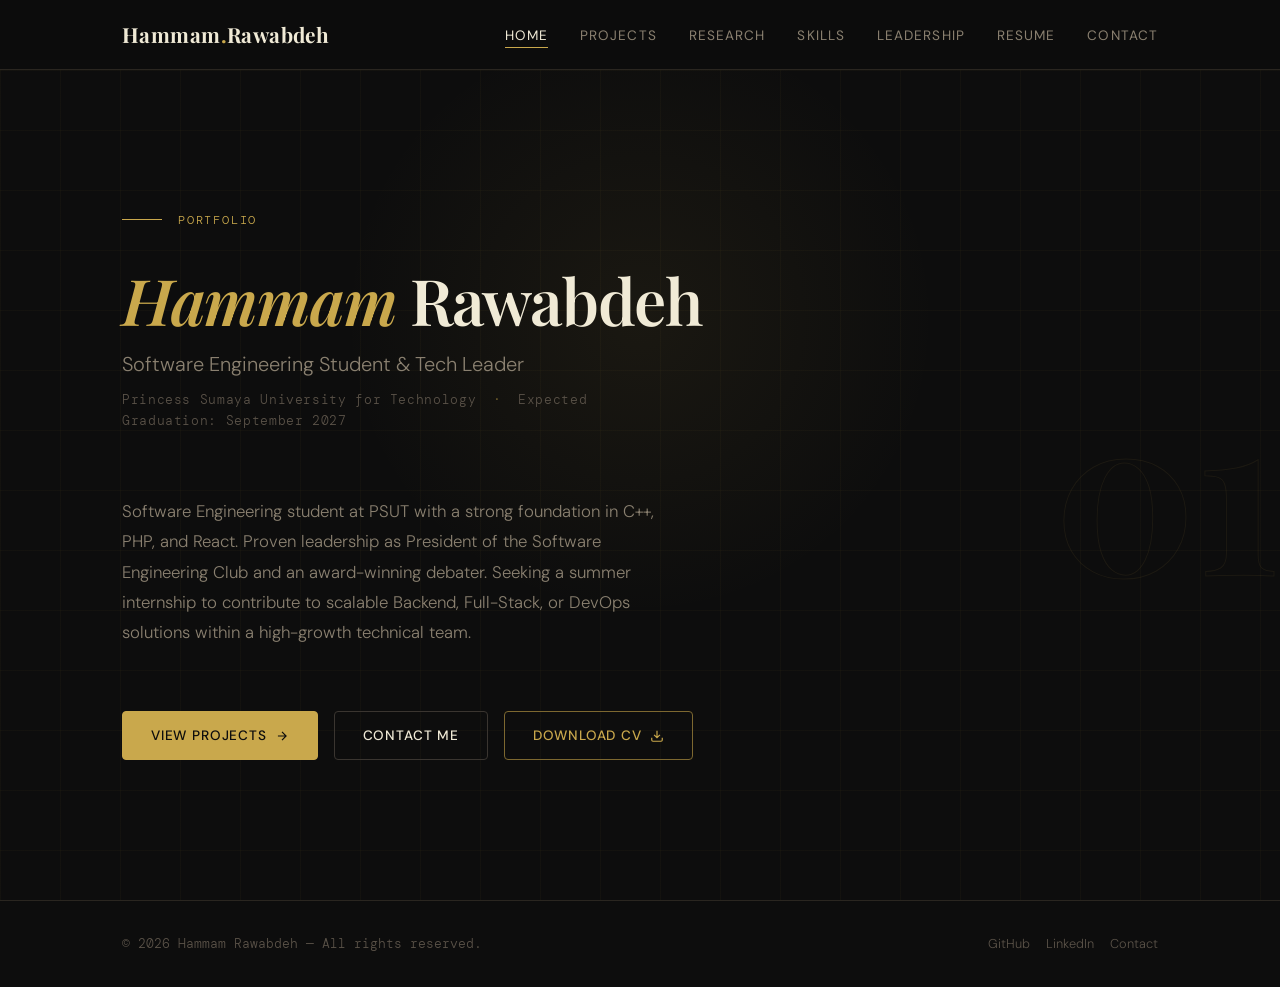
<file: index.html>
<!DOCTYPE html>
<html lang="en">
<head>
  <meta charset="UTF-8" />
  <meta name="viewport" content="width=device-width, initial-scale=1.0" />
  <meta name="description" content="Portfolio of Hammam Rawabdeh — Software Engineering Student" />
  <meta name="theme-color" content="#0d0d0d" />

  <title>Hammam Rawabdeh — Portfolio</title>

  <!--
    Google Fonts: preconnect hints reduce DNS + TLS handshake latency.
    Loading via <link> is faster than a CSS @import, which blocks rendering.
  -->
  <link rel="preconnect" href="https://fonts.googleapis.com" />
  <link rel="preconnect" href="https://fonts.gstatic.com" crossorigin />
  <link rel="stylesheet" href="https://fonts.googleapis.com/css2?family=Playfair+Display:ital,wght@0,400;0,600;0,700;1,400&family=DM+Sans:wght@300;400;500&family=DM+Mono:wght@400;500&display=swap" />

  <link rel="stylesheet" href="css/styles.css" />
</head>
<body>

  <div id="progress-bar" aria-hidden="true"></div>

  <nav class="navbar" role="navigation" aria-label="Main navigation">
    <div class="container">

      <a href="index.html" class="nav-logo">Hammam<span>.</span>Rawabdeh</a>

      <ul class="nav-links" role="list">
        <li><a href="index.html" class="active" aria-current="page">Home</a></li>
        <li><a href="projects.html">Projects</a></li>
        <li><a href="research.html">Research</a></li>
        <li><a href="skills.html">Skills</a></li>
        <li><a href="leadership.html">Leadership</a></li>
        <li><a href="resume.html">Resume</a></li>
        <li><a href="contact.html">Contact</a></li>
      </ul>

      <button class="nav-toggle" aria-label="Toggle navigation menu" aria-expanded="false">
        <span></span><span></span><span></span>
      </button>

    </div>
  </nav>

  <main>

    <section class="hero" aria-labelledby="hero-name">
      <div class="container">
        <div class="hero-content">

          <div class="hero-eyebrow fade-in">
            <span class="label">Portfolio</span>
          </div>

          <h1 class="hero-name fade-in" id="hero-name">
            <span class="highlight">Hammam</span> Rawabdeh
          </h1>

          <p class="hero-title fade-in">
            Software Engineering Student &amp; Tech Leader
          </p>

          <p class="hero-meta fade-in">
            Princess Sumaya University for Technology
            <span aria-hidden="true">·</span>
            Expected Graduation: September 2027
          </p>

          <p class="hero-intro fade-in">
            Software Engineering student at PSUT with a strong foundation in C++, PHP, and React. Proven leadership as President of the Software Engineering Club and an award-winning debater. Seeking a summer internship to contribute to scalable Backend, Full-Stack, or DevOps solutions within a high-growth technical team.
          </p>

          <div class="hero-buttons fade-in">

            <a href="projects.html" class="btn btn-primary">
              View Projects
              <svg width="14" height="14" viewBox="0 0 24 24" fill="none" stroke="currentColor" stroke-width="2" aria-hidden="true" focusable="false">
                <path d="M5 12h14M12 5l7 7-7 7"/>
              </svg>
            </a>

            <a href="contact.html" class="btn btn-secondary">
              Contact Me
            </a>

            <a href="assets/resume/hammam_rawabdeh_CV.pdf" download="Hammam_Rawabdeh_CV.pdf" class="btn btn-ghost" aria-label="Download my CV as PDF">
              Download CV
              <svg width="14" height="14" viewBox="0 0 24 24" fill="none" stroke="currentColor" stroke-width="2" aria-hidden="true" focusable="false">
                <path d="M21 15v4a2 2 0 01-2 2H5a2 2 0 01-2-2v-4M7 10l5 5 5-5M12 15V3"/>
              </svg>
            </a>

          </div>
        </div>

        <div class="hero-number" aria-hidden="true">01</div>
      </div>
    </section>

  </main>

  <footer class="footer" role="contentinfo">
    <div class="container">
      <p class="footer-copy">&copy; <span class="footer-year"></span> Hammam Rawabdeh — All rights reserved.</p>
      <nav class="footer-links" aria-label="Footer navigation">
        <a href="https://github.com/HammamRawabdeh" target="_blank" rel="noopener noreferrer">GitHub</a>
        <a href="https://www.linkedin.com/in/hammam-rawabdeh-70a239245/" target="_blank" rel="noopener noreferrer">LinkedIn</a>
        <a href="contact.html">Contact</a>
      </nav>
    </div>
  </footer>

  <script src="js/script.js"></script>
</body>
</html>
</file>
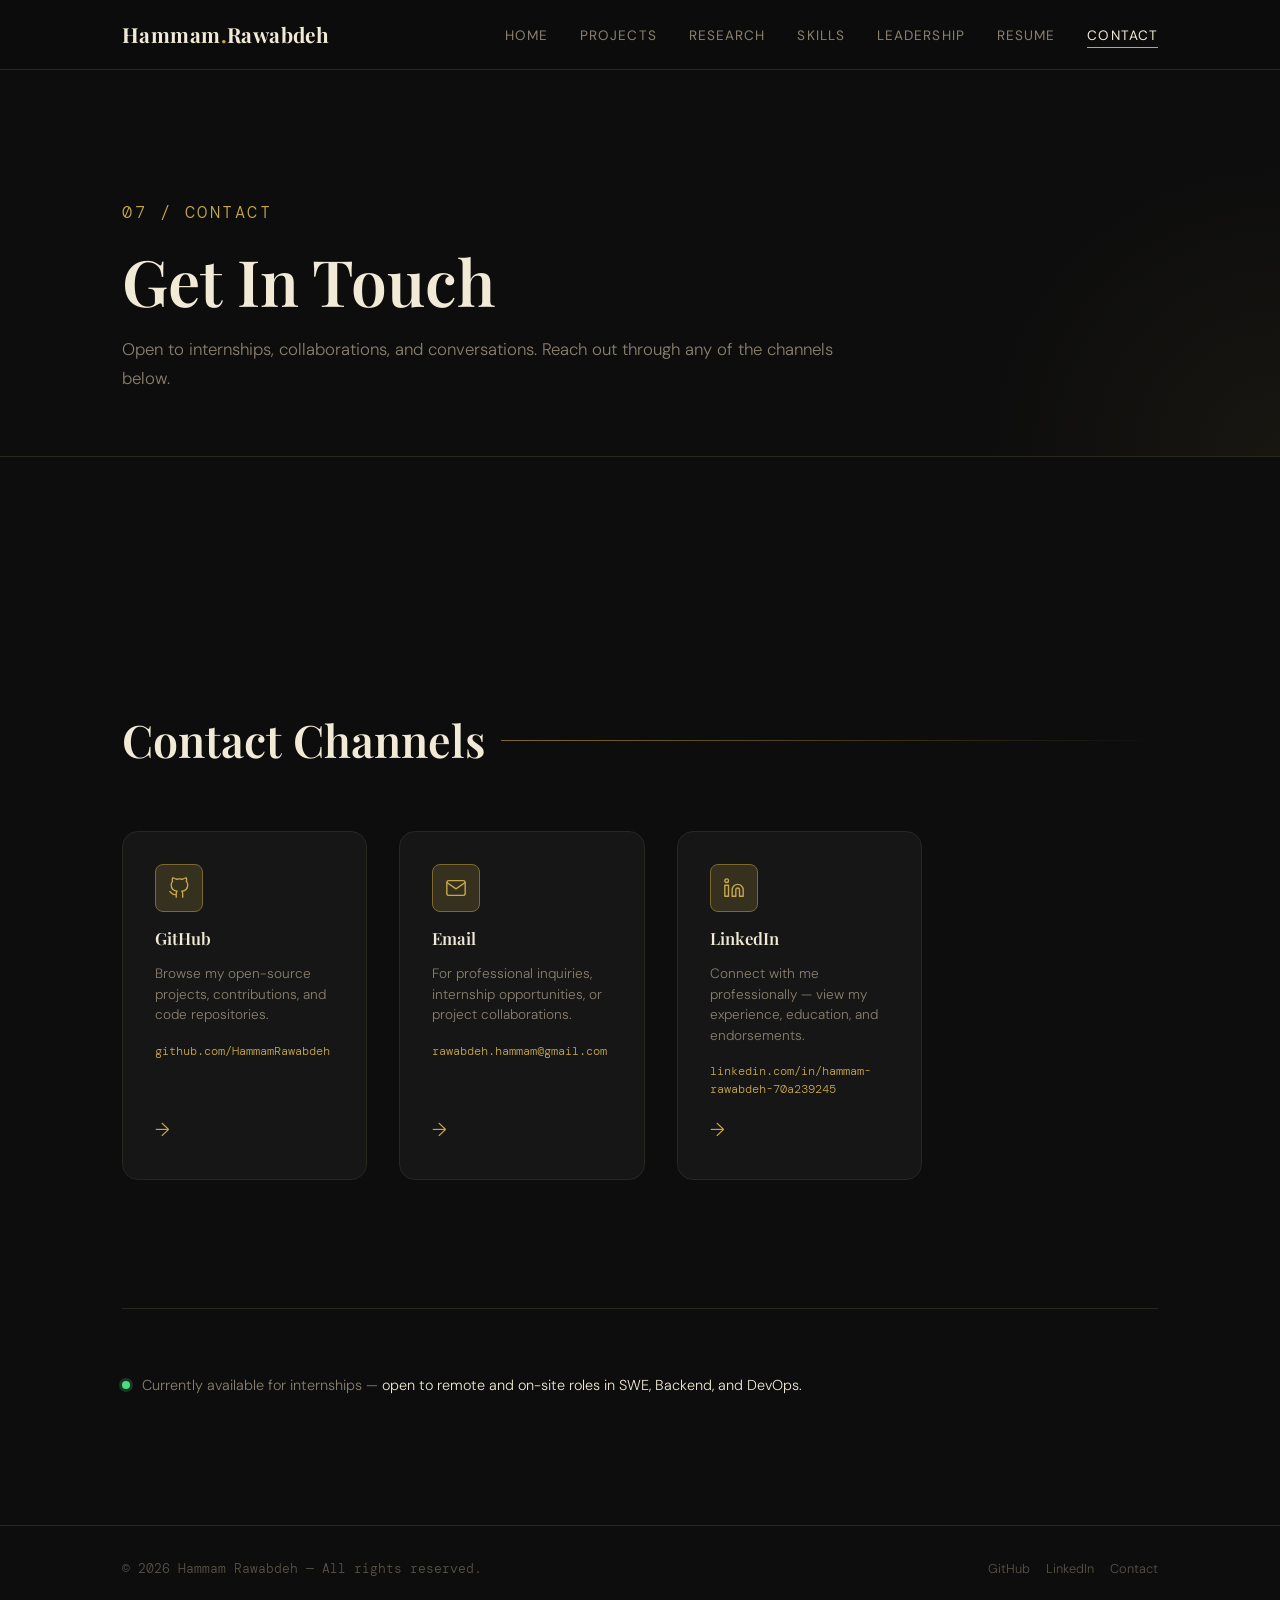
<file: contact.html>
<!DOCTYPE html>
<html lang="en">
<head>
  <meta charset="UTF-8" />
  <meta name="viewport" content="width=device-width, initial-scale=1.0" />
  <meta name="description" content="Contact Hammam Rawabdeh — GitHub, Email, LinkedIn." />
  <meta name="theme-color" content="#0d0d0d" />

  <title>Contact — Hammam Rawabdeh</title>

  <link rel="preconnect" href="https://fonts.googleapis.com" />
  <link rel="preconnect" href="https://fonts.gstatic.com" crossorigin />
  <link rel="stylesheet" href="https://fonts.googleapis.com/css2?family=Playfair+Display:ital,wght@0,400;0,600;0,700;1,400&family=DM+Sans:wght@300;400;500&family=DM+Mono:wght@400;500&display=swap" />

  <link rel="stylesheet" href="css/styles.css" />
</head>
<body>

  <div id="progress-bar" aria-hidden="true"></div>

  <nav class="navbar" role="navigation" aria-label="Main navigation">
    <div class="container">
      <a href="index.html" class="nav-logo">Hammam<span>.</span>Rawabdeh</a>
      <ul class="nav-links" role="list">
        <li><a href="index.html">Home</a></li>
        <li><a href="projects.html">Projects</a></li>
        <li><a href="research.html">Research</a></li>
        <li><a href="skills.html">Skills</a></li>
        <li><a href="leadership.html">Leadership</a></li>
        <li><a href="resume.html">Resume</a></li>
        <li><a href="contact.html" class="active" aria-current="page">Contact</a></li>
      </ul>
      <button class="nav-toggle" aria-label="Toggle navigation menu" aria-expanded="false">
        <span></span><span></span><span></span>
      </button>
    </div>
  </nav>

  <main>

    <header class="page-hero">
      <div class="container">
        <p class="label fade-in">07 / Contact</p>
        <h1 class="fade-in">Get In Touch</h1>
        <p class="fade-in">
          Open to internships, collaborations, and conversations.
          Reach out through any of the channels below.
        </p>
      </div>
    </header>

    <section class="page-section" aria-labelledby="contact-heading">
      <div class="container">

        <div class="section-heading">
          <h2 id="contact-heading">Contact Channels</h2>
        </div>

        <div class="contact-grid">

          <a href="https://github.com/HammamRawabdeh" class="contact-card fade-in" aria-label="Visit my GitHub profile (opens in new tab)" target="_blank" rel="noopener noreferrer">
            <div class="contact-icon" aria-hidden="true">
              <svg width="22" height="22" viewBox="0 0 24 24" fill="none" stroke="currentColor" stroke-width="1.5" stroke-linecap="round" stroke-linejoin="round" focusable="false">
                <path d="M9 19c-5 1.5-5-2.5-7-3m14 6v-3.87a3.37 3.37 0 00-.94-2.61c3.14-.35 6.44-1.54 6.44-7A5.44 5.44 0 0020 4.77 5.07 5.07 0 0019.91 1S18.73.65 16 2.48a13.38 13.38 0 00-7 0C6.27.65 5.09 1 5.09 1A5.07 5.07 0 005 4.77a5.44 5.44 0 00-1.5 3.78c0 5.42 3.3 6.61 6.44 7A3.37 3.37 0 009 18.13V22"/>
              </svg>
            </div>
            <h3>GitHub</h3>
            <p>Browse my open-source projects, contributions, and code repositories.</p>
            <p style="font-family: var(--font-mono); font-size: 0.75rem; color: var(--color-accent);">
              github.com/HammamRawabdeh
            </p>
            <div class="contact-arrow" aria-hidden="true">→</div>
          </a>

          <a href="mailto:rawabdeh.hammam@gmail.com" class="contact-card fade-in" aria-label="Send me an email">
            <div class="contact-icon" aria-hidden="true">
              <svg width="22" height="22" viewBox="0 0 24 24" fill="none" stroke="currentColor" stroke-width="1.5" stroke-linecap="round" stroke-linejoin="round" focusable="false">
                <path d="M4 4h16c1.1 0 2 .9 2 2v12c0 1.1-.9 2-2 2H4c-1.1 0-2-.9-2-2V6c0-1.1.9-2 2-2z"/>
                <polyline points="22,6 12,13 2,6"/>
              </svg>
            </div>
            <h3>Email</h3>
            <p>For professional inquiries, internship opportunities, or project collaborations.</p>
            <p style="font-family: var(--font-mono); font-size: 0.75rem; color: var(--color-accent);">
              rawabdeh.hammam@gmail.com
            </p>
            <div class="contact-arrow" aria-hidden="true">→</div>
          </a>

          <a href="https://www.linkedin.com/in/hammam-rawabdeh-70a239245/" class="contact-card fade-in" aria-label="Visit my LinkedIn profile (opens in new tab)" target="_blank" rel="noopener noreferrer">
            <div class="contact-icon" aria-hidden="true">
              <svg width="22" height="22" viewBox="0 0 24 24" fill="none" stroke="currentColor" stroke-width="1.5" stroke-linecap="round" stroke-linejoin="round" focusable="false">
                <path d="M16 8a6 6 0 016 6v7h-4v-7a2 2 0 00-2-2 2 2 0 00-2 2v7h-4v-7a6 6 0 016-6z"/>
                <rect x="2" y="9" width="4" height="12"/>
                <circle cx="4" cy="4" r="2"/>
              </svg>
            </div>
            <h3>LinkedIn</h3>
            <p>Connect with me professionally — view my experience, education, and endorsements.</p>
            <p style="font-family: var(--font-mono); font-size: 0.75rem; color: var(--color-accent);">
              linkedin.com/in/hammam-rawabdeh-70a239245
            </p>
            <div class="contact-arrow" aria-hidden="true">→</div>
          </a>

        </div>

        <div style="margin-top: var(--space-xxl); padding-top: var(--space-xl); border-top: var(--border);">
          <div class="fade-in" style="display:flex; align-items:center; gap: 0.75rem;">
            <!--
              Status indicator: aria-hidden on the decorative dot.
              The text beside it provides the full accessible meaning.
            -->
            <span style="
              display: inline-block;
              width: 8px; height: 8px;
              border-radius: 50%;
              background: #4ade80;
              box-shadow: 0 0 0 3px rgba(74, 222, 128, 0.2);
              flex-shrink: 0;
            " aria-hidden="true"></span>
            <p style="max-width: none; margin: 0; color: var(--color-text-muted); font-size: 0.9rem;">
              Currently available for internships —
              <span style="color: var(--color-text);">open to remote and on-site roles in SWE, Backend, and DevOps.</span>
            </p>
          </div>
        </div>

      </div>
    </section>

  </main>

  <footer class="footer" role="contentinfo">
    <div class="container">
      <p class="footer-copy">&copy; <span class="footer-year"></span> Hammam Rawabdeh — All rights reserved.</p>
      <nav class="footer-links" aria-label="Footer navigation">
        <a href="https://github.com/HammamRawabdeh" target="_blank" rel="noopener noreferrer">GitHub</a>
        <a href="https://www.linkedin.com/in/hammam-rawabdeh-70a239245/" target="_blank" rel="noopener noreferrer">LinkedIn</a>
        <a href="contact.html">Contact</a>
      </nav>
    </div>
  </footer>

  <script src="js/script.js"></script>
</body>
</html>
</file>
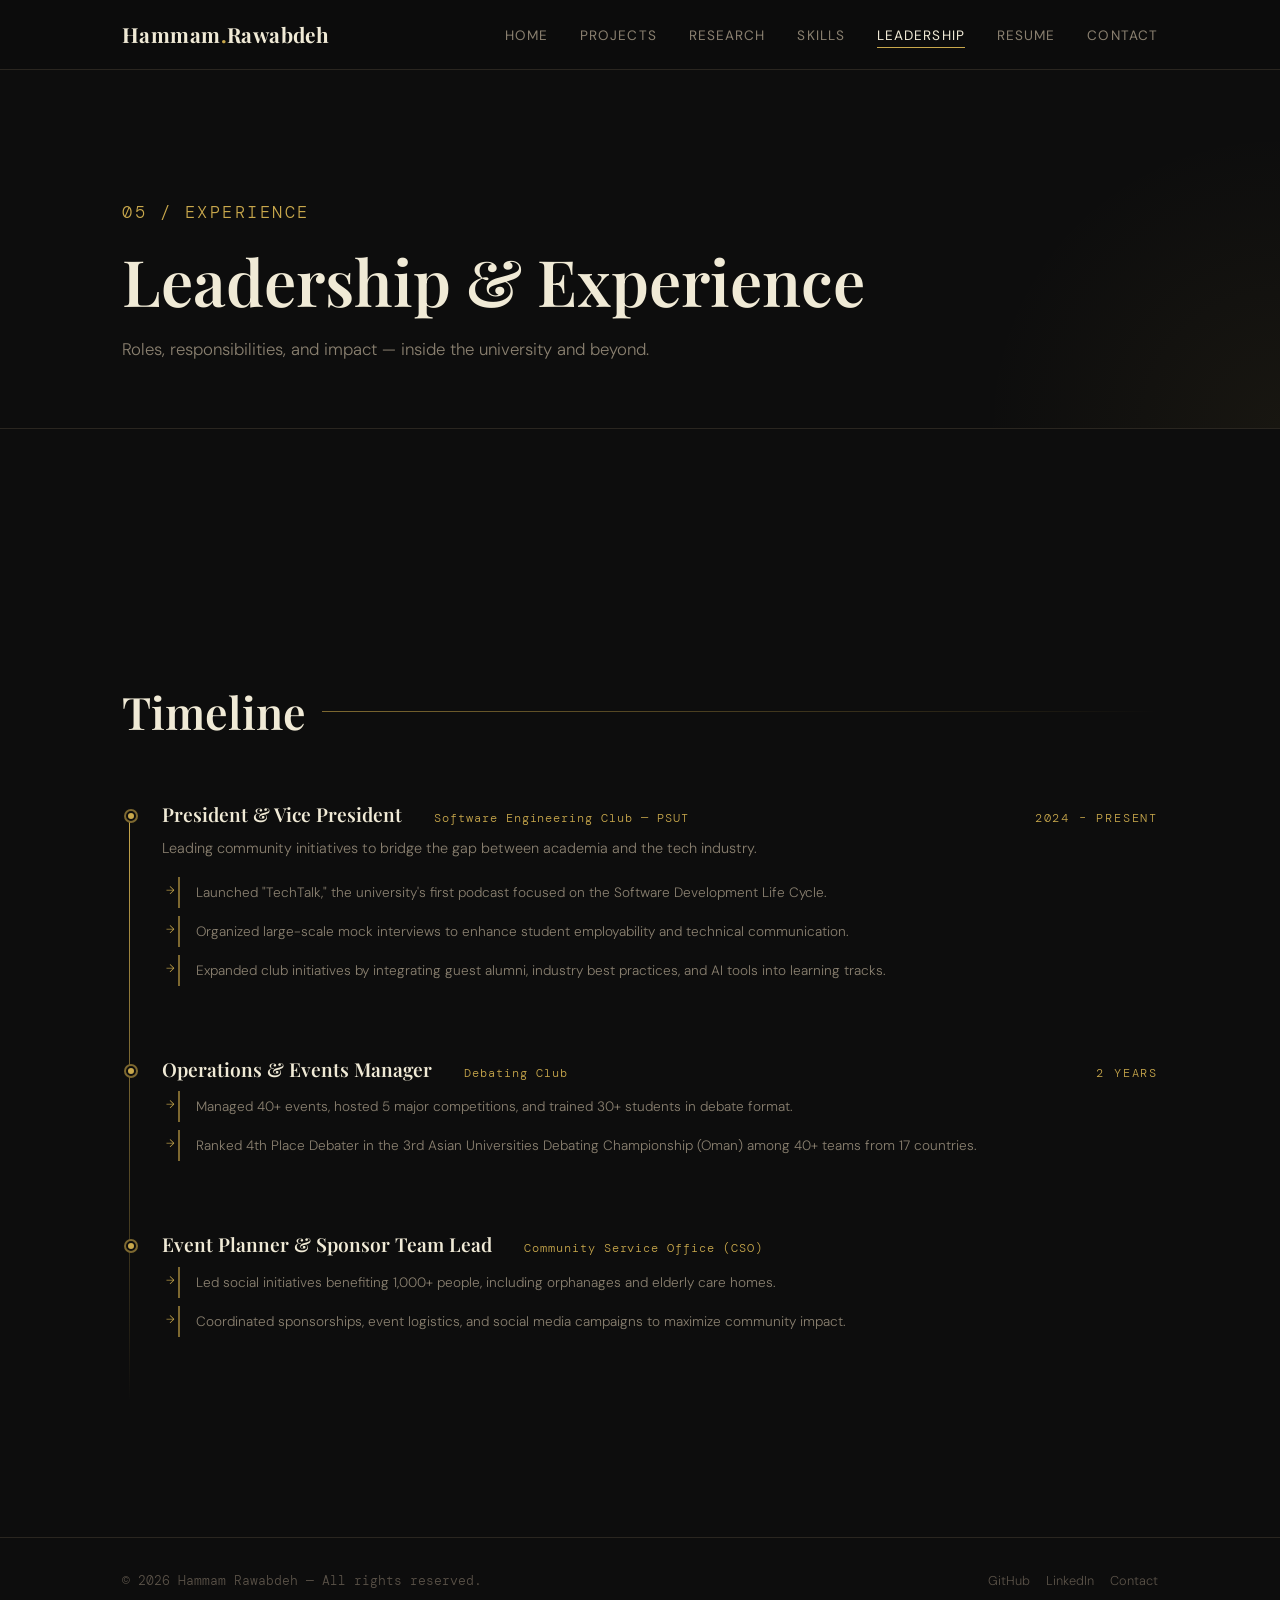
<file: leadership.html>
<!DOCTYPE html>
<html lang="en">
<head>
  <meta charset="UTF-8" />
  <meta name="viewport" content="width=device-width, initial-scale=1.0" />
  <meta name="description" content="Leadership and experience of Hammam Rawabdeh." />
  <meta name="theme-color" content="#0d0d0d" />

  <title>Leadership — Hammam Rawabdeh</title>

  <link rel="preconnect" href="https://fonts.googleapis.com" />
  <link rel="preconnect" href="https://fonts.gstatic.com" crossorigin />
  <link rel="stylesheet" href="https://fonts.googleapis.com/css2?family=Playfair+Display:ital,wght@0,400;0,600;0,700;1,400&family=DM+Sans:wght@300;400;500&family=DM+Mono:wght@400;500&display=swap" />

  <link rel="stylesheet" href="css/styles.css" />
</head>
<body>

  <div id="progress-bar" aria-hidden="true"></div>

  <nav class="navbar" role="navigation" aria-label="Main navigation">
    <div class="container">
      <a href="index.html" class="nav-logo">Hammam<span>.</span>Rawabdeh</a>
      <ul class="nav-links" role="list">
        <li><a href="index.html">Home</a></li>
        <li><a href="projects.html">Projects</a></li>
        <li><a href="research.html">Research</a></li>
        <li><a href="skills.html">Skills</a></li>
        <li><a href="leadership.html" class="active" aria-current="page">Leadership</a></li>
        <li><a href="resume.html">Resume</a></li>
        <li><a href="contact.html">Contact</a></li>
      </ul>
      <button class="nav-toggle" aria-label="Toggle navigation menu" aria-expanded="false">
        <span></span><span></span><span></span>
      </button>
    </div>
  </nav>

  <main>

    <header class="page-hero">
      <div class="container">
        <p class="label fade-in">05 / Experience</p>
        <h1 class="fade-in">Leadership &amp; Experience</h1>
        <p class="fade-in">
          Roles, responsibilities, and impact — inside the university and beyond.
        </p>
      </div>
    </header>

    <section class="page-section" aria-labelledby="experience-heading">
      <div class="container">

        <div class="section-heading">
          <h2 id="experience-heading">Timeline</h2>
        </div>

        <div class="timeline">

          <article class="timeline-item fade-in">
            <header class="timeline-header">
              <h3 class="timeline-role">President &amp; Vice President</h3>
              <span class="timeline-org">Software Engineering Club — PSUT</span>
              <span class="label" style="margin-left:auto;">2024 – Present</span>
            </header>
            <p class="timeline-desc">
              Leading community initiatives to bridge the gap between academia and the tech industry.
            </p>
            <ul class="timeline-achievements" role="list" aria-label="Key achievements">
              <li>Launched "TechTalk," the university's first podcast focused on the Software Development Life Cycle.</li>
              <li>Organized large-scale mock interviews to enhance student employability and technical communication.</li>
              <li>Expanded club initiatives by integrating guest alumni, industry best practices, and AI tools into learning tracks.</li>
            </ul>
          </article>

          <article class="timeline-item fade-in">
            <header class="timeline-header">
              <h3 class="timeline-role">Operations &amp; Events Manager</h3>
              <span class="timeline-org">Debating Club</span>
              <span class="label" style="margin-left:auto;">2 Years</span>
            </header>
            <ul class="timeline-achievements" role="list" aria-label="Key achievements">
              <li>Managed 40+ events, hosted 5 major competitions, and trained 30+ students in debate format.</li>
              <li>Ranked 4th Place Debater in the 3rd Asian Universities Debating Championship (Oman) among 40+ teams from 17 countries.</li>
            </ul>
          </article>

          <article class="timeline-item fade-in">
            <header class="timeline-header">
              <h3 class="timeline-role">Event Planner &amp; Sponsor Team Lead</h3>
              <span class="timeline-org">Community Service Office (CSO)</span>
            </header>
            <ul class="timeline-achievements" role="list" aria-label="Key achievements">
              <li>Led social initiatives benefiting 1,000+ people, including orphanages and elderly care homes.</li>
              <li>Coordinated sponsorships, event logistics, and social media campaigns to maximize community impact.</li>
            </ul>
          </article>

        </div>
      </div>
    </section>

  </main>

  <footer class="footer" role="contentinfo">
    <div class="container">
      <p class="footer-copy">&copy; <span class="footer-year"></span> Hammam Rawabdeh — All rights reserved.</p>
      <nav class="footer-links" aria-label="Footer navigation">
        <a href="https://github.com/HammamRawabdeh" target="_blank" rel="noopener noreferrer">GitHub</a>
        <a href="https://www.linkedin.com/in/hammam-rawabdeh-70a239245/" target="_blank" rel="noopener noreferrer">LinkedIn</a>
        <a href="contact.html">Contact</a>
      </nav>
    </div>
  </footer>

  <script src="js/script.js"></script>
</body>
</html>
</file>
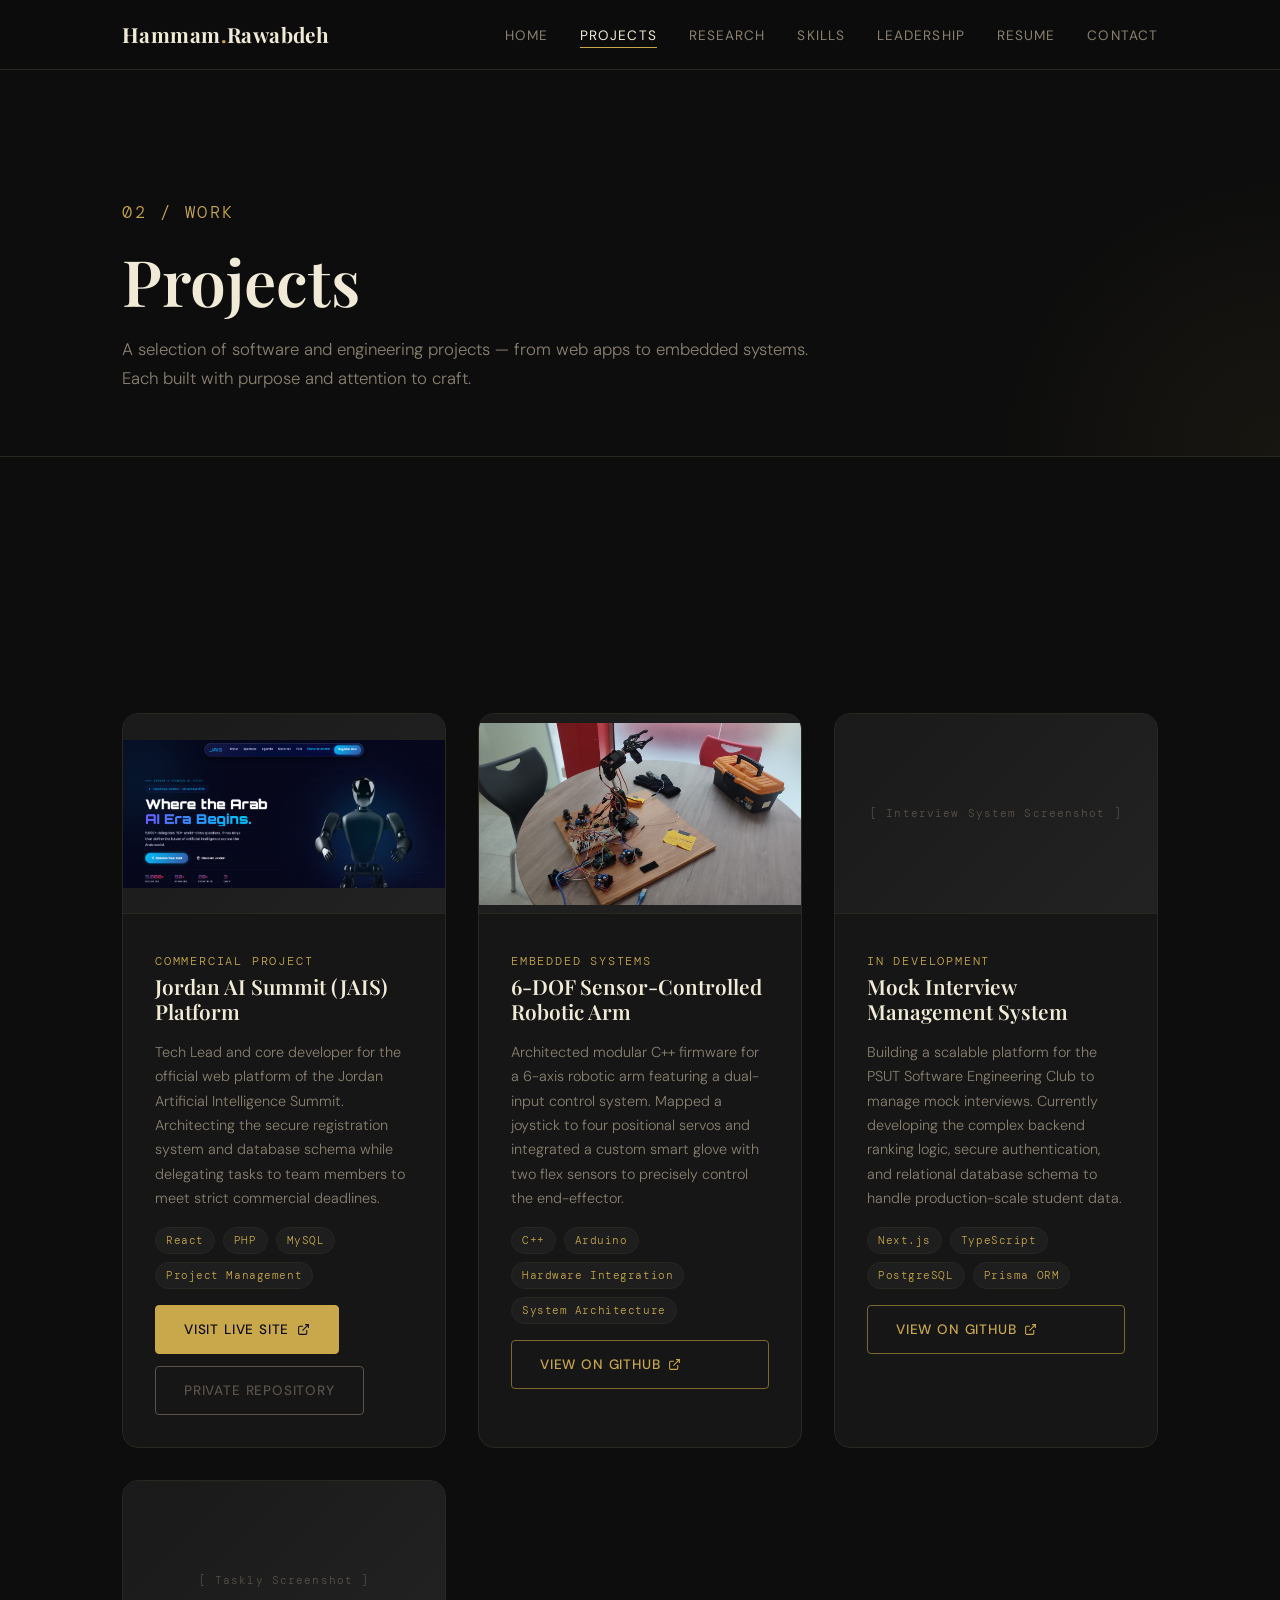
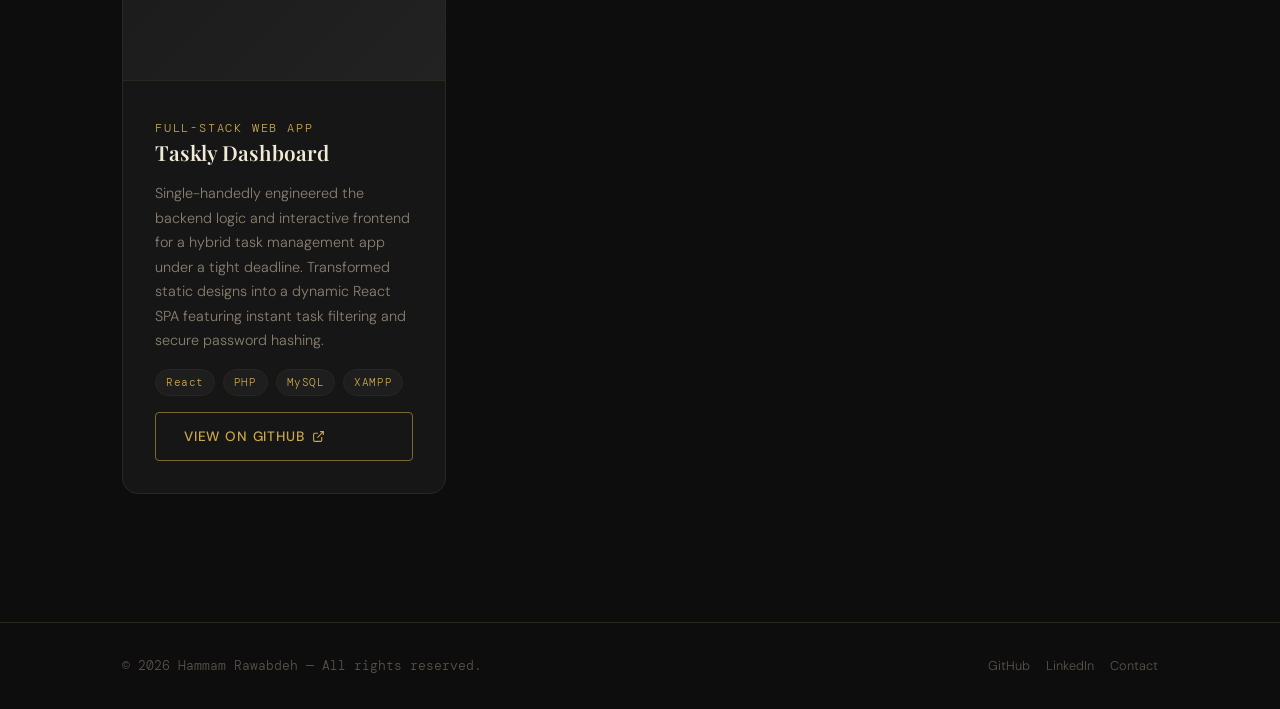
<file: projects.html>
<!DOCTYPE html>
<html lang="en">
<head>
  <meta charset="UTF-8" />
  <meta name="viewport" content="width=device-width, initial-scale=1.0" />
  <meta name="description" content="Projects by Hammam Rawabdeh — portfolio of software and engineering work." />
  <meta name="theme-color" content="#0d0d0d" />

  <title>Projects — Hammam Rawabdeh</title>

  <link rel="preconnect" href="https://fonts.googleapis.com" />
  <link rel="preconnect" href="https://fonts.gstatic.com" crossorigin />
  <link rel="stylesheet" href="https://fonts.googleapis.com/css2?family=Playfair+Display:ital,wght@0,400;0,600;0,700;1,400&family=DM+Sans:wght@300;400;500&family=DM+Mono:wght@400;500&display=swap" />

  <link rel="stylesheet" href="css/styles.css" />
</head>
<body>

  <div id="progress-bar" aria-hidden="true"></div>

  <nav class="navbar" role="navigation" aria-label="Main navigation">
    <div class="container">
      <a href="index.html" class="nav-logo">Hammam<span>.</span>Rawabdeh</a>
      <ul class="nav-links" role="list">
        <li><a href="index.html">Home</a></li>
        <li><a href="projects.html" class="active" aria-current="page">Projects</a></li>
        <li><a href="research.html">Research</a></li>
        <li><a href="skills.html">Skills</a></li>
        <li><a href="leadership.html">Leadership</a></li>
        <li><a href="resume.html">Resume</a></li>
        <li><a href="contact.html">Contact</a></li>
      </ul>
      <button class="nav-toggle" aria-label="Toggle navigation menu" aria-expanded="false">
        <span></span><span></span><span></span>
      </button>
    </div>
  </nav>

  <main>

    <header class="page-hero">
      <div class="container">
        <p class="label fade-in">02 / Work</p>
        <h1 class="fade-in">Projects</h1>
        <p class="fade-in">
          A selection of software and engineering projects — from web apps
          to embedded systems. Each built with purpose and attention to craft.
        </p>
      </div>
    </header>

    <section class="page-section" aria-label="Project list">
      <div class="container">
        <div class="projects-grid">

          <article class="card project-card fade-in">
            <!-- aria-hidden: decorative placeholder, not meaningful to screen readers -->
            <div class="img-placeholder" aria-hidden="true"><img src="assets/images/JAIS_project.png" alt=""></div>
            <div class="card-body">
              <div>
                <span class="label">Commercial Project</span>
                <h2 class="project-title">Jordan AI Summit (JAIS) Platform</h2>
              </div>
              <p class="project-desc">
                Tech Lead and core developer for the official web platform of the Jordan Artificial Intelligence Summit. Architecting the secure registration system and database schema while delegating tasks to team members to meet strict commercial deadlines.
              </p>
              <div class="tech-stack" aria-label="Technologies used">
                <span class="tech-chip">React</span>
                <span class="tech-chip">PHP</span>
                <span class="tech-chip">MySQL</span>
                <span class="tech-chip">Project Management</span>
              </div>
              <div style="display:flex; gap:0.75rem; flex-wrap:wrap; margin-top: auto;">
                <a href="https://jais-summit.com/" class="btn btn-primary" target="_blank" rel="noopener noreferrer">
                  Visit Live Site
                  <svg width="13" height="13" viewBox="0 0 24 24" fill="none" stroke="currentColor" stroke-width="2" aria-hidden="true" focusable="false">
                    <path d="M18 13v6a2 2 0 01-2 2H5a2 2 0 01-2-2V8a2 2 0 012-2h6M15 3h6v6M10 14L21 3"/>
                  </svg>
                </a>
                <span class="btn btn-ghost" style="cursor: default; border-color: var(--color-text-dim); color: var(--color-text-dim);" aria-label="Repository is private">
                  Private Repository
                </span>
              </div>
            </div>
          </article>

          <!--Arduino-Based-Robotic-Arm card-->
          <article class="card project-card fade-in">
            <div class="img-placeholder" aria-hidden="true"><img src="assets/images/Arduino-Based-Robotic-Arm-image.jpeg" alt=""></div>
            <div class="card-body">
              <div>
                <span class="label">Embedded Systems</span>
                <h2 class="project-title">6-DOF Sensor-Controlled Robotic Arm</h2>
              </div>
              <p class="project-desc">
                Architected modular C++ firmware for a 6-axis robotic arm featuring a dual-input control system. Mapped a joystick to four positional servos and integrated a custom smart glove with two flex sensors to precisely control the end-effector.
              </p>
              <div class="tech-stack" aria-label="Technologies used">
                <span class="tech-chip">C++</span>
                <span class="tech-chip">Arduino</span>
                <span class="tech-chip">Hardware Integration</span>
                <span class="tech-chip">System Architecture</span>
              </div>
              <a href="https://github.com/HammamRawabdeh/Arduino-Based-Robotic-Arm/tree/main" class="btn btn-ghost" target="_blank" rel="noopener noreferrer">
                View on GitHub
                <svg width="13" height="13" viewBox="0 0 24 24" fill="none" stroke="currentColor" stroke-width="2" aria-hidden="true" focusable="false"><path d="M18 13v6a2 2 0 01-2 2H5a2 2 0 01-2-2V8a2 2 0 012-2h6M15 3h6v6M10 14L21 3"/></svg>
              </a>
            </div>
          </article>

          <article class="card project-card fade-in">
            <div class="img-placeholder" aria-hidden="true">[ Interview System Screenshot ]</div>
            <div class="card-body">
              <div>
                <span class="label">In Development</span>
                <h2 class="project-title">Mock Interview Management System</h2>
              </div>
              <p class="project-desc">
                Building a scalable platform for the PSUT Software Engineering Club to manage mock interviews. Currently developing the complex backend ranking logic, secure authentication, and relational database schema to handle production-scale student data.
              </p>
              <div class="tech-stack" aria-label="Technologies used">
                <span class="tech-chip">Next.js</span>
                <span class="tech-chip">TypeScript</span>
                <span class="tech-chip">PostgreSQL</span>
                <span class="tech-chip">Prisma ORM</span>
              </div>
              <a href="https://github.com/HammamRawabdeh/YOUR_REPO_NAME" class="btn btn-ghost" target="_blank" rel="noopener noreferrer">
                View on GitHub
                <svg width="13" height="13" viewBox="0 0 24 24" fill="none" stroke="currentColor" stroke-width="2" aria-hidden="true" focusable="false"><path d="M18 13v6a2 2 0 01-2 2H5a2 2 0 01-2-2V8a2 2 0 012-2h6M15 3h6v6M10 14L21 3"/></svg>
              </a>
            </div>
          </article>

          <article class="card project-card fade-in">
            <div class="img-placeholder" aria-hidden="true">[ Taskly Screenshot ]</div>
            <div class="card-body">
              <div>
                <span class="label">Full-Stack Web App</span>
                <h2 class="project-title">Taskly Dashboard</h2>
              </div>
              <p class="project-desc">
                Single-handedly engineered the backend logic and interactive frontend for a hybrid task management app under a tight deadline. Transformed static designs into a dynamic React SPA featuring instant task filtering and secure password hashing.
              </p>
              <div class="tech-stack" aria-label="Technologies used">
                <span class="tech-chip">React</span>
                <span class="tech-chip">PHP</span>
                <span class="tech-chip">MySQL</span>
                <span class="tech-chip">XAMPP</span>
              </div>
              <a href="https://github.com/HammamRawabdeh/YOUR_REPO_NAME" class="btn btn-ghost" target="_blank" rel="noopener noreferrer">
                View on GitHub
                <svg width="13" height="13" viewBox="0 0 24 24" fill="none" stroke="currentColor" stroke-width="2" aria-hidden="true" focusable="false"><path d="M18 13v6a2 2 0 01-2 2H5a2 2 0 01-2-2V8a2 2 0 012-2h6M15 3h6v6M10 14L21 3"/></svg>
              </a>
            </div>
          </article>

          

        </div>
      </div>
    </section>

  </main>

  <footer class="footer" role="contentinfo">
    <div class="container">
      <p class="footer-copy">&copy; <span class="footer-year"></span> Hammam Rawabdeh — All rights reserved.</p>
      <nav class="footer-links" aria-label="Footer navigation">
        <a href="https://github.com/HammamRawabdeh" target="_blank" rel="noopener noreferrer">GitHub</a>
        <a href="https://www.linkedin.com/in/hammam-rawabdeh-70a239245/" target="_blank" rel="noopener noreferrer">LinkedIn</a>
        <a href="contact.html">Contact</a>
      </nav>
    </div>
  </footer>

  <script src="js/script.js"></script>
</body>
</html>
</file>
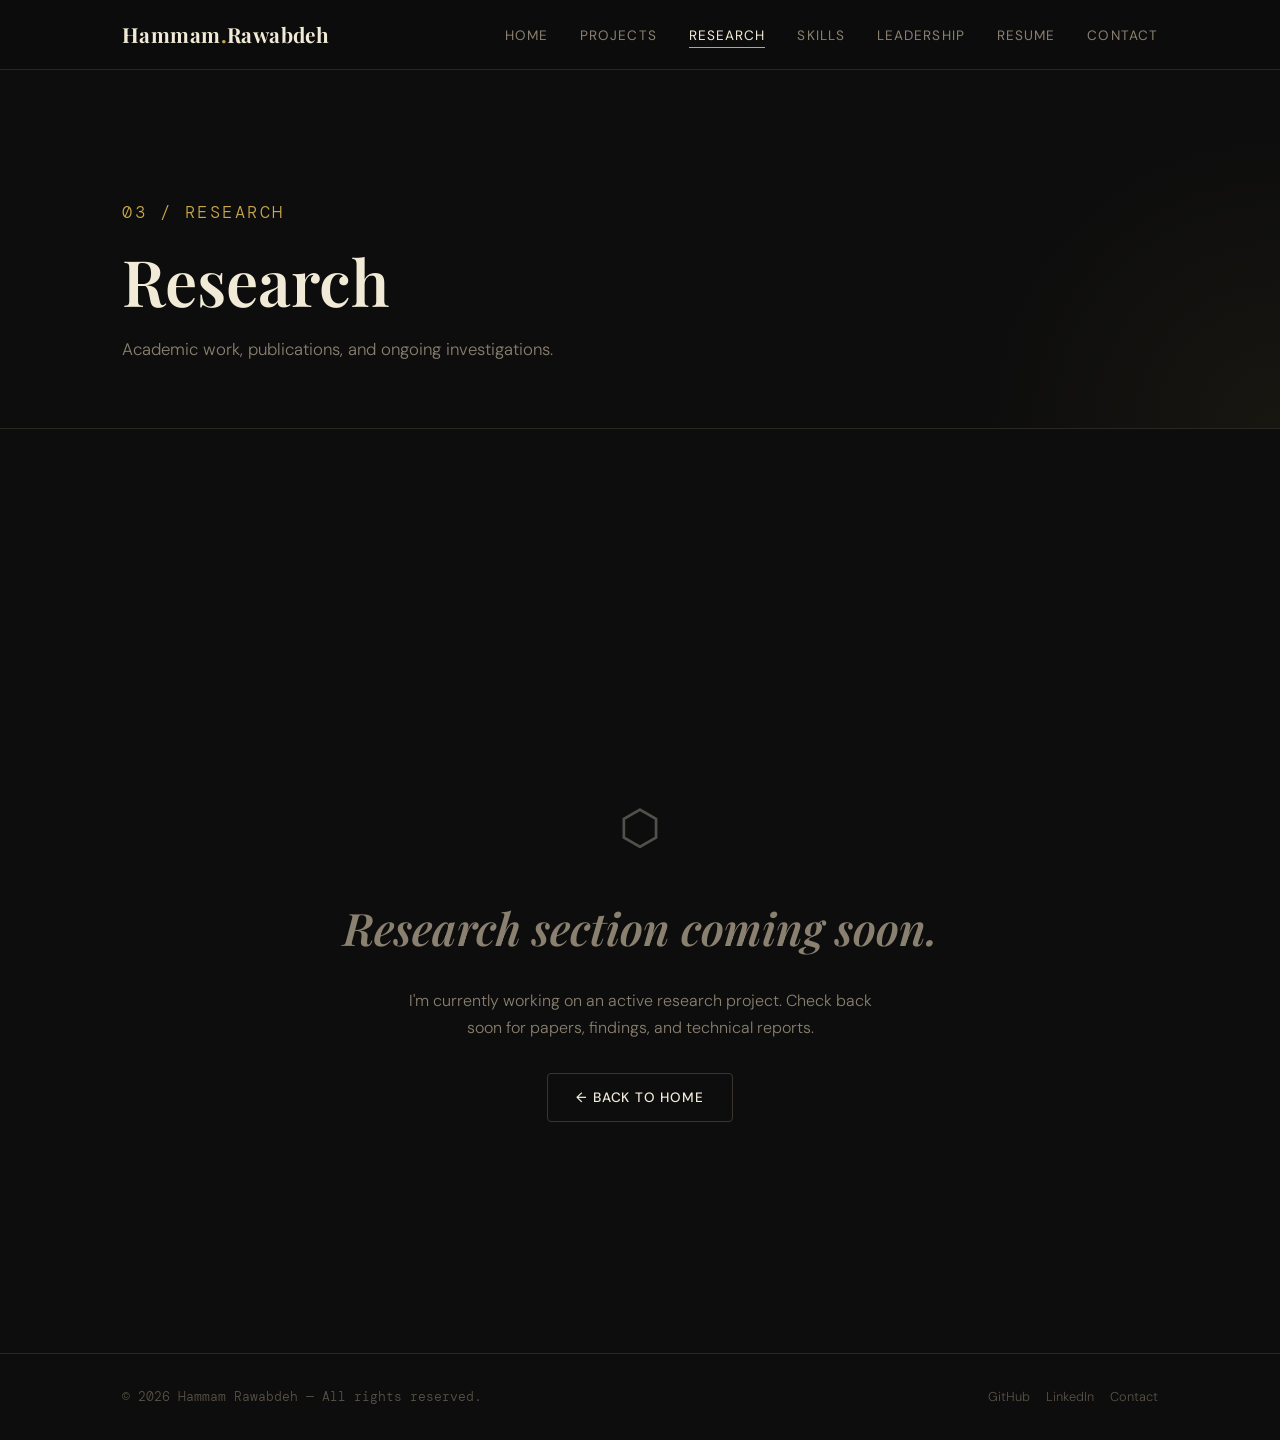
<file: research.html>
<!DOCTYPE html>
<html lang="en">
<head>
  <meta charset="UTF-8" />
  <meta name="viewport" content="width=device-width, initial-scale=1.0" />
  <meta name="description" content="Research by Hammam Rawabdeh — Coming soon." />
  <meta name="theme-color" content="#0d0d0d" />

  <title>Research — Hammam Rawabdeh</title>

  <link rel="preconnect" href="https://fonts.googleapis.com" />
  <link rel="preconnect" href="https://fonts.gstatic.com" crossorigin />
  <link rel="stylesheet" href="https://fonts.googleapis.com/css2?family=Playfair+Display:ital,wght@0,400;0,600;0,700;1,400&family=DM+Sans:wght@300;400;500&family=DM+Mono:wght@400;500&display=swap" />

  <link rel="stylesheet" href="css/styles.css" />
</head>
<body>

  <div id="progress-bar" aria-hidden="true"></div>

  <nav class="navbar" role="navigation" aria-label="Main navigation">
    <div class="container">
      <a href="index.html" class="nav-logo">Hammam<span>.</span>Rawabdeh</a>
      <ul class="nav-links" role="list">
        <li><a href="index.html">Home</a></li>
        <li><a href="projects.html">Projects</a></li>
        <li><a href="research.html" class="active" aria-current="page">Research</a></li>
        <li><a href="skills.html">Skills</a></li>
        <li><a href="leadership.html">Leadership</a></li>
        <li><a href="resume.html">Resume</a></li>
        <li><a href="contact.html">Contact</a></li>
      </ul>
      <button class="nav-toggle" aria-label="Toggle navigation menu" aria-expanded="false">
        <span></span><span></span><span></span>
      </button>
    </div>
  </nav>

  <main>

    <header class="page-hero">
      <div class="container">
        <p class="label fade-in">03 / Research</p>
        <h1 class="fade-in">Research</h1>
        <p class="fade-in">Academic work, publications, and ongoing investigations.</p>
      </div>
    </header>

    <section class="page-section" aria-label="Research coming soon">
      <div class="container">
        <div class="coming-soon-wrap">

          <div class="coming-soon-icon" aria-hidden="true">⬡</div>

          <h2 class="fade-in">Research section coming soon.</h2>
          <p class="fade-in" style="text-align:center; max-width:45ch; margin:0 auto;">
            I'm currently working on an active research project.
            Check back soon for papers, findings, and technical reports.
          </p>

          <a href="index.html" class="btn btn-secondary fade-in">
            ← Back to Home
          </a>

        </div>
      </div>
    </section>

  </main>

  <footer class="footer" role="contentinfo">
    <div class="container">
      <p class="footer-copy">&copy; <span class="footer-year"></span> Hammam Rawabdeh — All rights reserved.</p>
      <nav class="footer-links" aria-label="Footer navigation">
        <a href="https://github.com/HammamRawabdeh" target="_blank" rel="noopener noreferrer">GitHub</a>
        <a href="https://www.linkedin.com/in/hammam-rawabdeh-70a239245/" target="_blank" rel="noopener noreferrer">LinkedIn</a>
        <a href="contact.html">Contact</a>
      </nav>
    </div>
  </footer>

  <script src="js/script.js"></script>
</body>
</html>
</file>
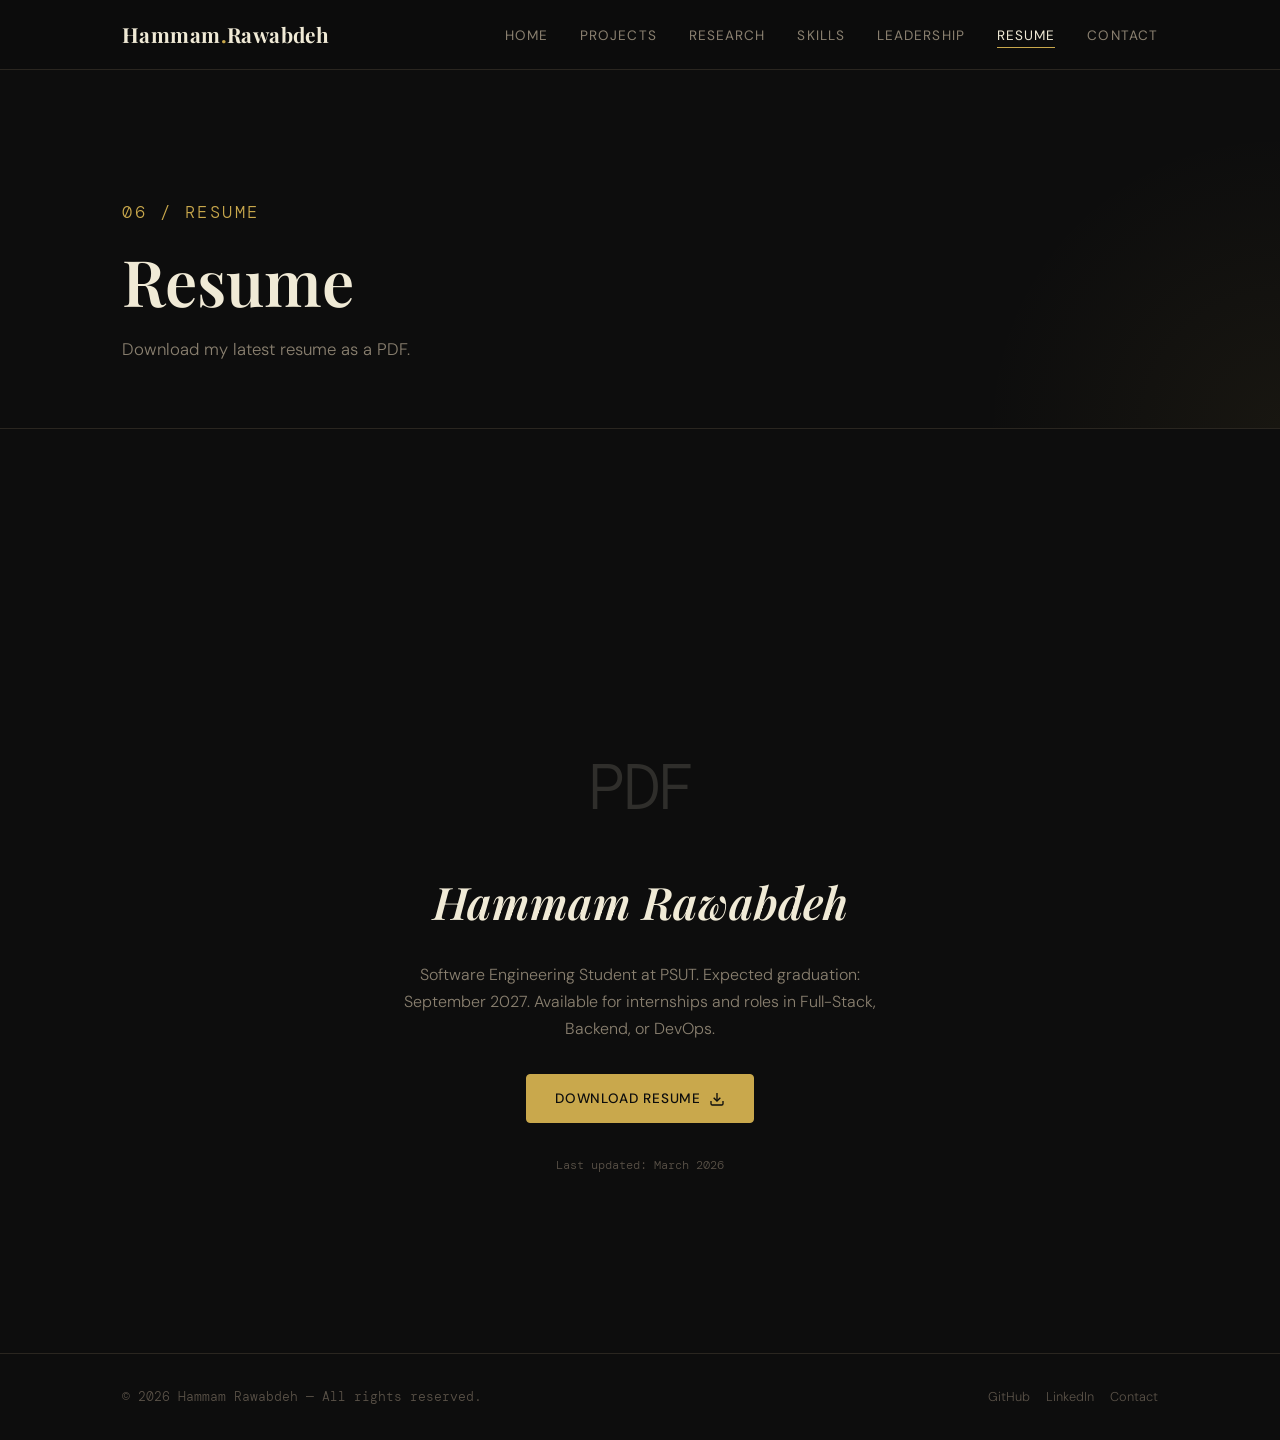
<file: resume.html>
<!DOCTYPE html>
<html lang="en">
<head>
  <meta charset="UTF-8" />
  <meta name="viewport" content="width=device-width, initial-scale=1.0" />
  <meta name="description" content="Download the resume of Hammam Rawabdeh." />
  <meta name="theme-color" content="#0d0d0d" />

  <title>Resume — Hammam Rawabdeh</title>

  <link rel="preconnect" href="https://fonts.googleapis.com" />
  <link rel="preconnect" href="https://fonts.gstatic.com" crossorigin />
  <link rel="stylesheet" href="https://fonts.googleapis.com/css2?family=Playfair+Display:ital,wght@0,400;0,600;0,700;1,400&family=DM+Sans:wght@300;400;500&family=DM+Mono:wght@400;500&display=swap" />

  <link rel="stylesheet" href="css/styles.css" />
</head>
<body>

  <div id="progress-bar" aria-hidden="true"></div>

  <nav class="navbar" role="navigation" aria-label="Main navigation">
    <div class="container">
      <a href="index.html" class="nav-logo">Hammam<span>.</span>Rawabdeh</a>
      <ul class="nav-links" role="list">
        <li><a href="index.html">Home</a></li>
        <li><a href="projects.html">Projects</a></li>
        <li><a href="research.html">Research</a></li>
        <li><a href="skills.html">Skills</a></li>
        <li><a href="leadership.html">Leadership</a></li>
        <li><a href="resume.html" class="active" aria-current="page">Resume</a></li>
        <li><a href="contact.html">Contact</a></li>
      </ul>
      <button class="nav-toggle" aria-label="Toggle navigation menu" aria-expanded="false">
        <span></span><span></span><span></span>
      </button>
    </div>
  </nav>

  <main>

    <header class="page-hero">
      <div class="container">
        <p class="label fade-in">06 / Resume</p>
        <h1 class="fade-in">Resume</h1>
        <p class="fade-in">Download my latest resume as a PDF.</p>
      </div>
    </header>

    <section class="page-section" aria-labelledby="resume-heading">
      <div class="container">

        <div class="resume-wrap">

          <div class="resume-icon" aria-hidden="true">PDF</div>

          <h2 id="resume-heading" class="fade-in" style="font-style:italic; text-align:center;">
            Hammam Rawabdeh
          </h2>

          <p class="fade-in">
            Software Engineering Student at PSUT. Expected graduation: September 2027.
            Available for internships and roles in Full-Stack, Backend, or DevOps.
          </p>

          <a
            href="assets/resume/hammam_rawabdeh_CV.pdf"
            download="Hammam_Rawabdeh_CV.pdf"
            class="btn btn-primary fade-in"
            aria-label="Download resume as PDF"
          >
            Download Resume
            <svg width="16" height="16" viewBox="0 0 24 24" fill="none" stroke="currentColor" stroke-width="2" aria-hidden="true" focusable="false">
              <path d="M21 15v4a2 2 0 01-2 2H5a2 2 0 01-2-2v-4"/>
              <polyline points="7 10 12 15 17 10"/>
              <line x1="12" y1="15" x2="12" y2="3"/>
            </svg>
          </a>

          <p class="fade-in" style="font-family: var(--font-mono); font-size: 0.75rem; color: var(--color-text-dim); text-align:center;">
            Last updated: March 2026
          </p>

        </div>

      </div>
    </section>

  </main>

  <footer class="footer" role="contentinfo">
    <div class="container">
      <p class="footer-copy">&copy; <span class="footer-year"></span> Hammam Rawabdeh — All rights reserved.</p>
      <nav class="footer-links" aria-label="Footer navigation">
        <a href="https://github.com/HammamRawabdeh" target="_blank" rel="noopener noreferrer">GitHub</a>
        <a href="https://www.linkedin.com/in/hammam-rawabdeh-70a239245/" target="_blank" rel="noopener noreferrer">LinkedIn</a>
        <a href="contact.html">Contact</a>
      </nav>
    </div>
  </footer>

  <script src="js/script.js"></script>
</body>
</html>
</file>
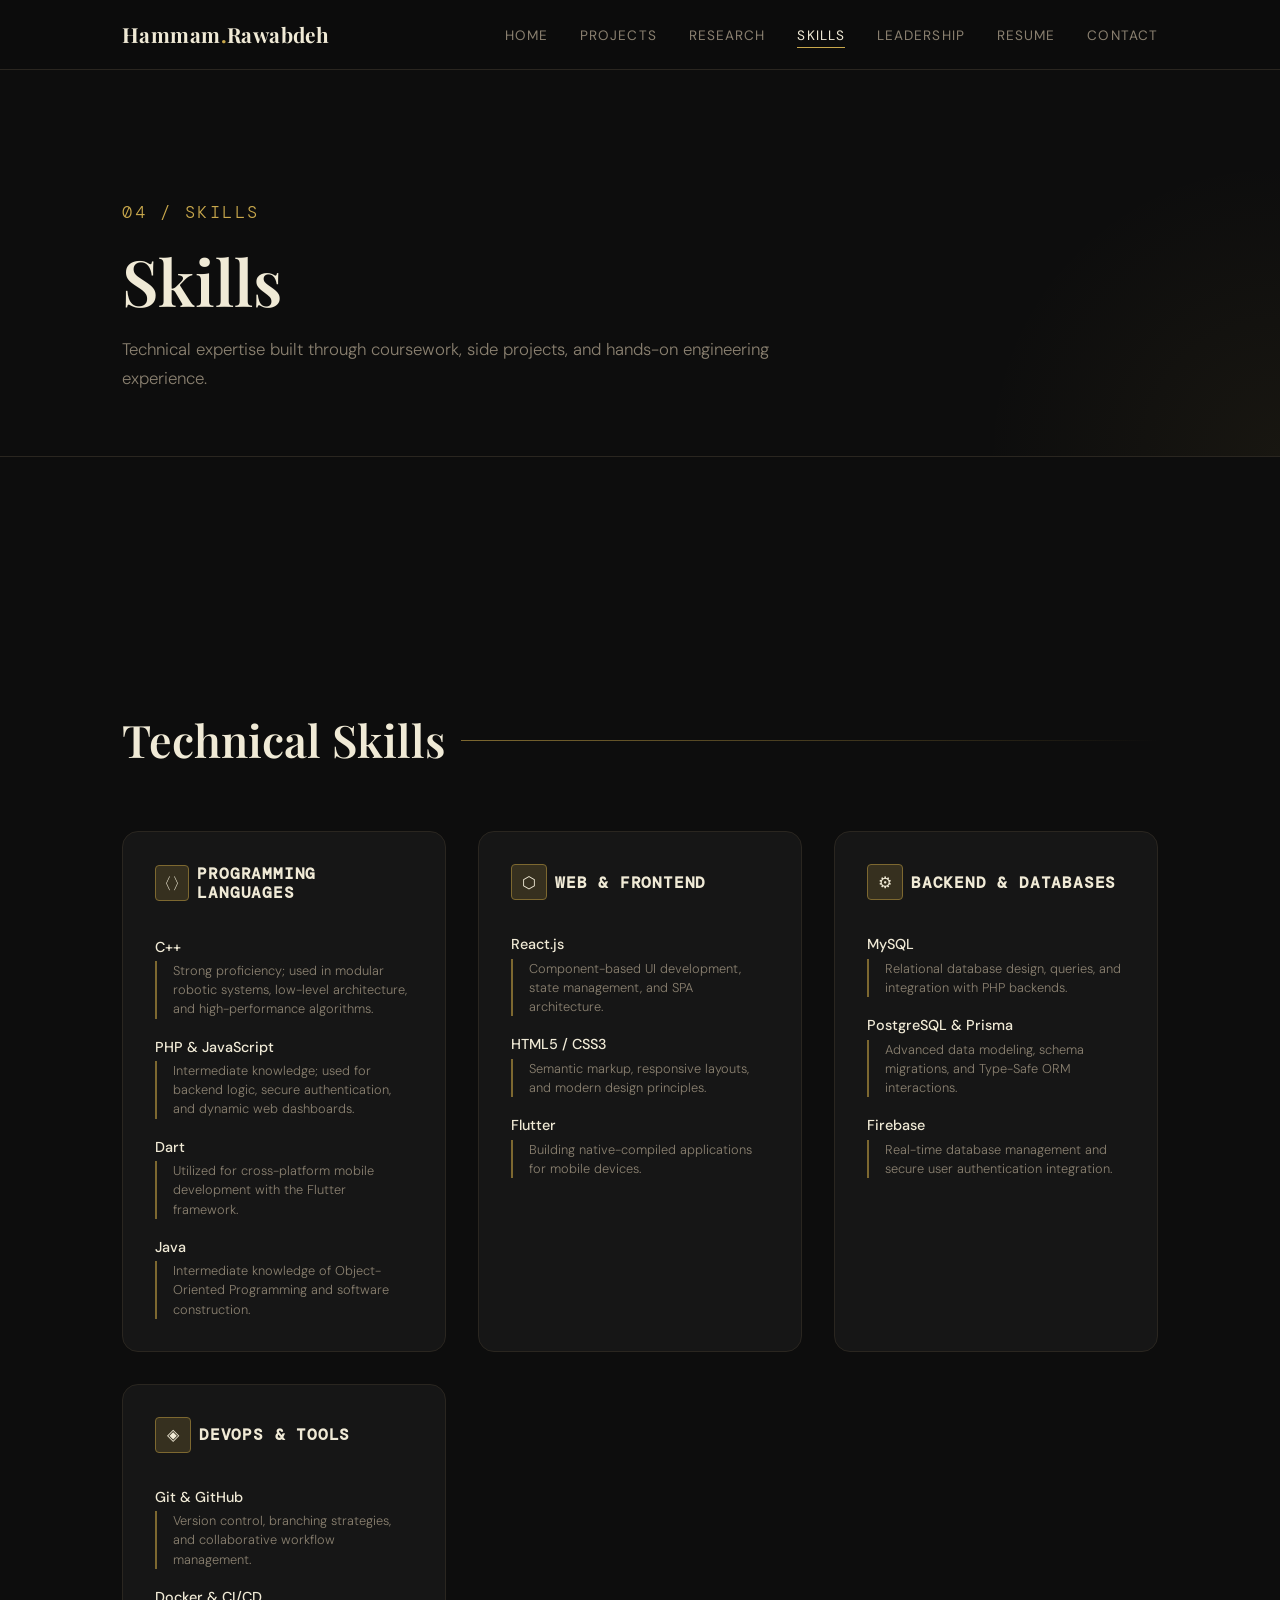
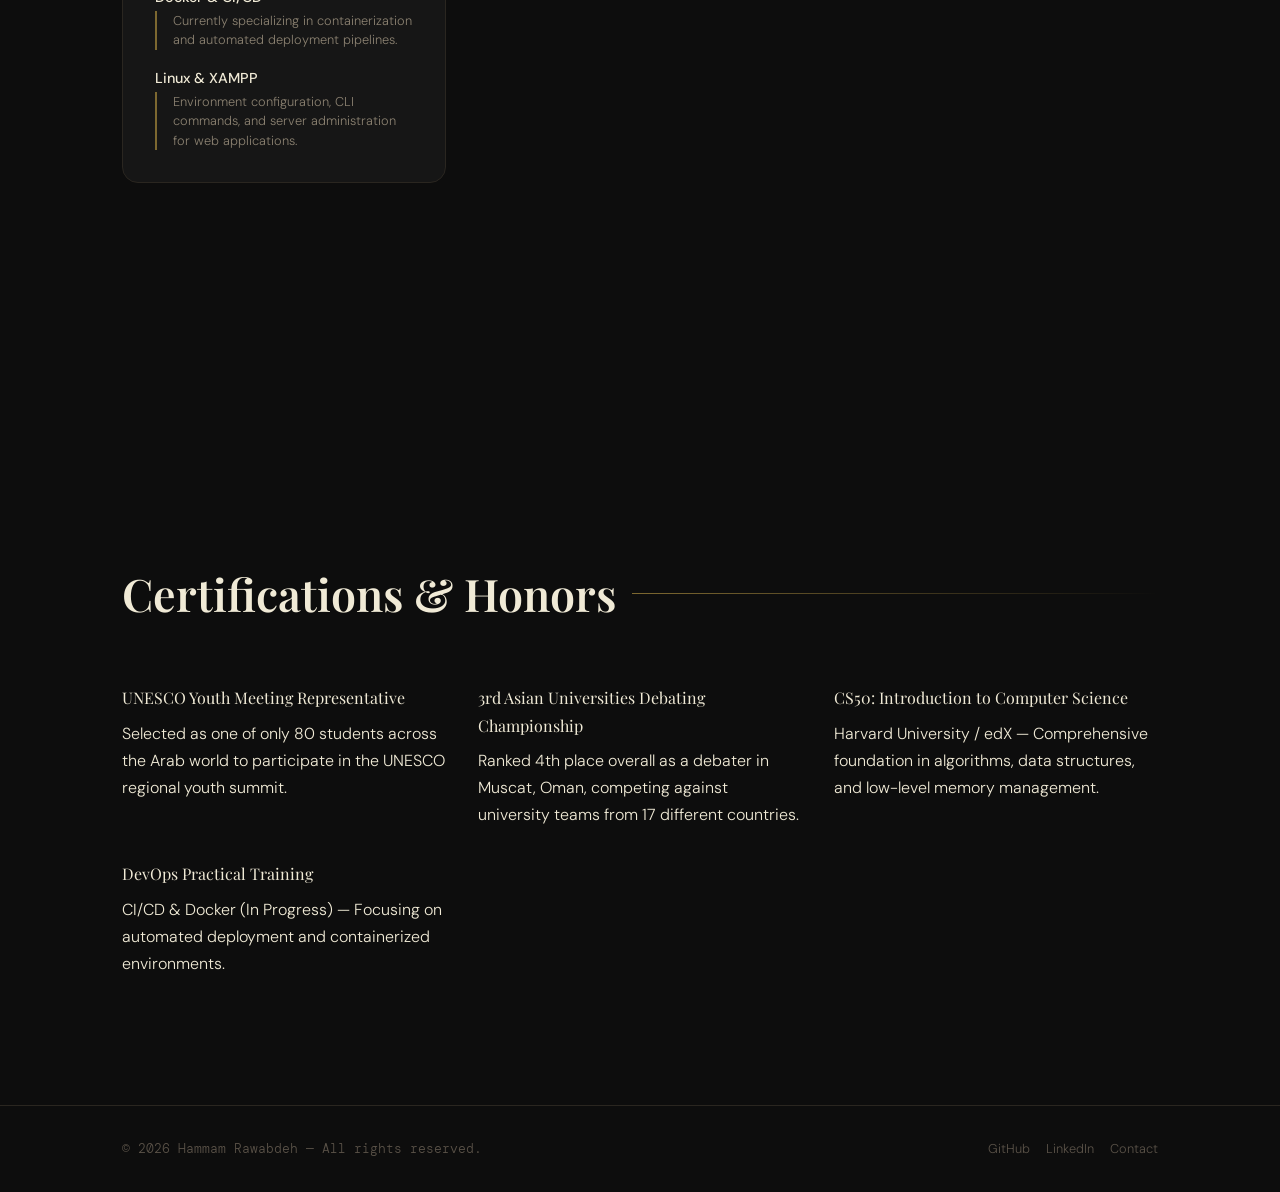
<file: skills.html>
<!DOCTYPE html>
<html lang="en">
<head>
  <meta charset="UTF-8" />
  <meta name="viewport" content="width=device-width, initial-scale=1.0" />
  <meta name="description" content="Technical skills and certifications of Hammam Rawabdeh." />
  <meta name="theme-color" content="#0d0d0d" />

  <title>Skills — Hammam Rawabdeh</title>

  <link rel="preconnect" href="https://fonts.googleapis.com" />
  <link rel="preconnect" href="https://fonts.gstatic.com" crossorigin />
  <link rel="stylesheet" href="https://fonts.googleapis.com/css2?family=Playfair+Display:ital,wght@0,400;0,600;0,700;1,400&family=DM+Sans:wght@300;400;500&family=DM+Mono:wght@400;500&display=swap" />

  <link rel="stylesheet" href="css/styles.css" />
</head>
<body>

  <div id="progress-bar" aria-hidden="true"></div>

  <nav class="navbar" role="navigation" aria-label="Main navigation">
    <div class="container">
      <a href="index.html" class="nav-logo">Hammam<span>.</span>Rawabdeh</a>
      <ul class="nav-links" role="list">
        <li><a href="index.html">Home</a></li>
        <li><a href="projects.html">Projects</a></li>
        <li><a href="research.html">Research</a></li>
        <li><a href="skills.html" class="active" aria-current="page">Skills</a></li>
        <li><a href="leadership.html">Leadership</a></li>
        <li><a href="resume.html">Resume</a></li>
        <li><a href="contact.html">Contact</a></li>
      </ul>
      <button class="nav-toggle" aria-label="Toggle navigation menu" aria-expanded="false">
        <span></span><span></span><span></span>
      </button>
    </div>
  </nav>

  <main>

    <header class="page-hero">
      <div class="container">
        <p class="label fade-in">04 / Skills</p>
        <h1 class="fade-in">Skills</h1>
        <p class="fade-in">
          Technical expertise built through coursework, side projects,
          and hands-on engineering experience.
        </p>
      </div>
    </header>

    <section class="page-section" aria-labelledby="skills-heading">
      <div class="container">

        <div class="section-heading">
          <h2 id="skills-heading">Technical Skills</h2>
        </div>

        <div class="skills-grid">

          <div class="skill-card fade-in">
            <div class="skill-card-header">
              <div class="skill-icon" aria-hidden="true">〈〉</div>
              <h3>Programming Languages</h3>
            </div>
            <dl class="skills-dl">
              <dt>C++</dt>
              <dd>Strong proficiency; used in modular robotic systems, low-level architecture, and high-performance algorithms.</dd>
              <dt>PHP &amp; JavaScript</dt>
              <dd>Intermediate knowledge; used for backend logic, secure authentication, and dynamic web dashboards.</dd>
              <dt>Dart</dt>
              <dd>Utilized for cross-platform mobile development with the Flutter framework.</dd>
              <dt>Java</dt>
              <dd>Intermediate knowledge of Object-Oriented Programming and software construction.</dd>
            </dl>
          </div>

          <div class="skill-card fade-in">
            <div class="skill-card-header">
              <div class="skill-icon" aria-hidden="true">⬡</div>
              <h3>Web &amp; Frontend</h3>
            </div>
            <dl class="skills-dl">
              <dt>React.js</dt>
              <dd>Component-based UI development, state management, and SPA architecture.</dd>
              <dt>HTML5 / CSS3</dt>
              <dd>Semantic markup, responsive layouts, and modern design principles.</dd>
              <dt>Flutter</dt>
              <dd>Building native-compiled applications for mobile devices.</dd>
            </dl>
          </div>

          <div class="skill-card fade-in">
            <div class="skill-card-header">
              <div class="skill-icon" aria-hidden="true">⚙</div>
              <h3>Backend &amp; Databases</h3>
            </div>
            <dl class="skills-dl">
              <dt>MySQL</dt>
              <dd>Relational database design, queries, and integration with PHP backends.</dd>
              <dt>PostgreSQL &amp; Prisma</dt>
              <dd>Advanced data modeling, schema migrations, and Type-Safe ORM interactions.</dd>
              <dt>Firebase</dt>
              <dd>Real-time database management and secure user authentication integration.</dd>
            </dl>
          </div>

          <div class="skill-card fade-in">
            <div class="skill-card-header">
              <div class="skill-icon" aria-hidden="true">◈</div>
              <h3>DevOps &amp; Tools</h3>
            </div>
            <dl class="skills-dl">
              <dt>Git &amp; GitHub</dt>
              <dd>Version control, branching strategies, and collaborative workflow management.</dd>
              <dt>Docker &amp; CI/CD</dt>
              <dd>Currently specializing in containerization and automated deployment pipelines.</dd>
              <dt>Linux &amp; XAMPP</dt>
              <dd>Environment configuration, CLI commands, and server administration for web applications.</dd>
            </dl>
          </div>

        </div>
      </div>
    </section>

    <section class="page-section certs-section" aria-labelledby="certs-heading">
      <div class="container">
        <div class="section-heading">
          <h2 id="certs-heading">Certifications &amp; Honors</h2>
        </div>
        <dl class="certs-dl">

          <div class="fade-in">
            <dt>UNESCO Youth Meeting Representative</dt>
            <dd>Selected as one of only 80 students across the Arab world to participate in the UNESCO regional youth summit.</dd>
          </div>

          <div class="fade-in">
            <dt>3rd Asian Universities Debating Championship</dt>
            <dd>Ranked 4th place overall as a debater in Muscat, Oman, competing against university teams from 17 different countries.</dd>
          </div>

          <div class="fade-in">
            <dt>CS50: Introduction to Computer Science</dt>
            <dd>Harvard University / edX — Comprehensive foundation in algorithms, data structures, and low-level memory management.</dd>
          </div>

          <div class="fade-in">
            <dt>DevOps Practical Training</dt>
            <dd>CI/CD &amp; Docker (In Progress) — Focusing on automated deployment and containerized environments.</dd>
          </div>

        </dl>
      </div>
    </section>

  </main>

  <footer class="footer" role="contentinfo">
    <div class="container">
      <p class="footer-copy">&copy; <span class="footer-year"></span> Hammam Rawabdeh — All rights reserved.</p>
      <nav class="footer-links" aria-label="Footer navigation">
        <a href="https://github.com/HammamRawabdeh" target="_blank" rel="noopener noreferrer">GitHub</a>
        <a href="https://www.linkedin.com/in/hammam-rawabdeh-70a239245/" target="_blank" rel="noopener noreferrer">LinkedIn</a>
        <a href="contact.html">Contact</a>
      </nav>
    </div>
  </footer>

  <script src="js/script.js"></script>
</body>
</html>
</file>
<file: css/styles.css>
/* ============================================================
   styles.css — Portfolio Website Stylesheet
   Aesthetic: Editorial / Refined — dark charcoal base,
   warm cream text, amber-gold accents.
   ============================================================ */

/* ----------------------------------------------------------
   1. CSS CUSTOM PROPERTIES (Design Tokens)
   Note: Google Fonts is loaded via <link> in the HTML <head>
   for better performance (avoids render-blocking @import).
   ---------------------------------------------------------- */
:root {
  /* Colors */
  --color-bg:           #0d0d0d;                    /* near-black background */
  --color-bg-card:      #161616;                    /* slightly lighter card surface */
  --color-bg-subtle:    #1e1e1e;                    /* borders, inputs, subtle panels */
  --color-text:         #f0ead6;                    /* warm cream — primary text */
  --color-text-muted:   #8a8070;                    /* muted warm grey */
  --color-text-dim:     #5a5248;                    /* very dim text */
  --color-accent:       #c9a84c;                    /* amber gold — primary accent */
  --color-accent-dim:   #7d6830;                    /* dim gold for borders */
  --color-accent-glow:  rgba(201, 168, 76, 0.18);  /* glow effect */
  --color-white:        #ffffff;

  /* Typography */
  --font-display: 'Playfair Display', Georgia, serif;
  --font-body:    'DM Sans', sans-serif;
  --font-mono:    'DM Mono', 'Courier New', monospace;

  /* Spacing scale */
  --space-xs:  0.25rem;
  --space-sm:  0.5rem;
  --space-md:  1rem;
  --space-lg:  2rem;
  --space-xl:  4rem;
  --space-xxl: 8rem;

  /* Borders — single source of truth for border colour */
  --color-border: #2a2620;
  --radius-sm:    4px;
  --radius-md:    8px;
  --radius-lg:    16px;
  --border:       1px solid var(--color-border);

  /* Transitions */
  --transition:      0.25s ease;
  --transition-slow: 0.5s ease;

  /* Layout */
  --max-width:  1100px;
  --nav-height: 70px;
}

/* ----------------------------------------------------------
   2. RESET & BASE
   ---------------------------------------------------------- */
*, *::before, *::after {
  box-sizing: border-box;
  margin: 0;
  padding: 0;
}

html {
  scroll-behavior: smooth;
  font-size: 16px;
}

body {
  background-color: var(--color-bg);
  color: var(--color-text);
  font-family: var(--font-body);
  font-weight: 300;
  line-height: 1.7;
  -webkit-font-smoothing: antialiased;
  min-height: 100vh;
  display: flex;
  flex-direction: column;
}

/* Links */
a {
  color: var(--color-accent);
  text-decoration: none;
  transition: color var(--transition);
}
a:hover { color: var(--color-text); }

/* Images */
img {
  max-width: 100%;
  display: block;
}

/* Lists */
ul, ol { list-style: none; }

/* ----------------------------------------------------------
   3. FOCUS STYLES (Accessibility — WCAG 2.4.7)
   Visible keyboard focus for all interactive elements.
   Uses :focus-visible to avoid showing outlines on mouse clicks.
   ---------------------------------------------------------- */
:focus-visible {
  outline: 2px solid var(--color-accent);
  outline-offset: 3px;
  border-radius: var(--radius-sm);
}

/* ----------------------------------------------------------
   4. TYPOGRAPHY UTILITIES
   ---------------------------------------------------------- */
h1, h2, h3, h4 {
  font-family: var(--font-display);
  font-weight: 600;
  line-height: 1.2;
  color: var(--color-text);
}

h1 { font-size: clamp(2.5rem, 5vw, 4.5rem); }
h2 { font-size: clamp(1.8rem, 3.5vw, 2.8rem); }
h3 { font-size: clamp(1.2rem, 2vw, 1.6rem); }
h4 { font-size: 1.1rem; }

p {
  color: var(--color-text-muted);
  max-width: 65ch;
}

/* Section-level heading with decorative line */
.section-heading {
  display: flex;
  align-items: center;
  gap: var(--space-md);
  margin-bottom: var(--space-xl);
}
.section-heading h2 { white-space: nowrap; }
.section-heading::after {
  content: '';
  flex: 1;
  height: 1px;
  background: linear-gradient(to right, var(--color-accent-dim), transparent);
}

/* Mono label */
.label {
  font-family: var(--font-mono);
  font-size: 0.75rem;
  letter-spacing: 0.15em;
  text-transform: uppercase;
  color: var(--color-accent);
}

/* ----------------------------------------------------------
   5. LAYOUT UTILITIES
   ---------------------------------------------------------- */
.container {
  width: 100%;
  max-width: var(--max-width);
  margin: 0 auto;
  padding: 0 var(--space-lg);
}

main {
  flex: 1;
  padding-top: var(--nav-height); /* offset for fixed nav */
}

.page-section { padding: var(--space-xxl) 0; }

/* ----------------------------------------------------------
   6. NAVIGATION BAR
   ---------------------------------------------------------- */
.navbar {
  position: fixed;
  top: 0;
  left: 0;
  right: 0;
  height: var(--nav-height);
  z-index: 1000;
  background: rgba(13, 13, 13, 0.85);
  backdrop-filter: blur(16px);
  -webkit-backdrop-filter: blur(16px);
  border-bottom: var(--border);
  transition: background var(--transition);
}

.navbar .container {
  height: 100%;
  display: flex;
  align-items: center;
  justify-content: space-between;
}

/* Logo / Name — specificity avoids !important on link colour */
.navbar .nav-logo {
  font-family: var(--font-display);
  font-size: 1.3rem;
  font-weight: 700;
  color: var(--color-text);
  letter-spacing: 0.02em;
}
.navbar .nav-logo span { color: var(--color-accent); }

/* Nav links list */
.nav-links {
  display: flex;
  align-items: center;
  gap: var(--space-lg);
}

.nav-links a {
  font-size: 0.85rem;
  font-weight: 400;
  letter-spacing: 0.08em;
  text-transform: uppercase;
  color: var(--color-text-muted);
  position: relative;
  padding-bottom: 2px;
  transition: color var(--transition);
}
.nav-links a::after {
  content: '';
  position: absolute;
  bottom: -2px;
  left: 0;
  width: 0;
  height: 1px;
  background: var(--color-accent);
  transition: width var(--transition);
}
.nav-links a:hover,
.nav-links a.active        { color: var(--color-text); }
.nav-links a:hover::after,
.nav-links a.active::after { width: 100%; }

/* Hamburger (mobile) */
.nav-toggle {
  display: none;
  flex-direction: column;
  gap: 5px;
  cursor: pointer;
  padding: 4px;
  background: none;
  border: none;
}
.nav-toggle span {
  display: block;
  width: 24px;
  height: 1.5px;
  background: var(--color-text);
  /* Specify only the properties that change for better performance */
  transition: transform var(--transition), opacity var(--transition);
}
.nav-toggle.open span:nth-child(1) { transform: translateY(6.5px) rotate(45deg); }
.nav-toggle.open span:nth-child(2) { opacity: 0; }
.nav-toggle.open span:nth-child(3) { transform: translateY(-6.5px) rotate(-45deg); }

/* ----------------------------------------------------------
   7. FOOTER
   ---------------------------------------------------------- */
.footer {
  border-top: var(--border);
  padding: var(--space-lg) 0;
  background: var(--color-bg);
}

.footer .container {
  display: flex;
  align-items: center;
  justify-content: space-between;
  flex-wrap: wrap;
  gap: var(--space-md);
}

.footer-copy {
  font-size: 0.8rem;
  color: var(--color-text-dim);
  font-family: var(--font-mono);
}

.footer-links { display: flex; gap: var(--space-md); }
.footer-links a {
  font-size: 0.8rem;
  color: var(--color-text-dim);
  transition: color var(--transition);
}
.footer-links a:hover { color: var(--color-accent); }

/* ----------------------------------------------------------
   8. BUTTONS
   ---------------------------------------------------------- */
.btn {
  display: inline-flex;
  align-items: center;
  gap: 0.5rem;
  padding: 0.75rem 1.75rem;
  border-radius: var(--radius-sm);
  font-family: var(--font-body);
  font-size: 0.85rem;
  font-weight: 500;
  letter-spacing: 0.06em;
  text-transform: uppercase;
  cursor: pointer;
  /* Specific properties only — avoids triggering layout on unrelated changes */
  transition: background-color var(--transition),
              color var(--transition),
              border-color var(--transition);
  border: 1px solid transparent;
  text-decoration: none;
}

/* Primary: filled gold */
.btn-primary {
  background: var(--color-accent);
  color: var(--color-bg);
  border-color: var(--color-accent);
}
.btn-primary:hover {
  background: transparent;
  color: var(--color-accent);
}

/* Secondary: outlined */
.btn-secondary {
  background: transparent;
  color: var(--color-text);
  border-color: #3a3530;
}
.btn-secondary:hover {
  border-color: var(--color-accent);
  color: var(--color-accent);
}

/* Ghost */
.btn-ghost {
  background: transparent;
  color: var(--color-accent);
  border-color: var(--color-accent-dim);
}
.btn-ghost:hover {
  background: var(--color-accent-glow);
  border-color: var(--color-accent);
}

/* ----------------------------------------------------------
   9. CARDS (shared project / experience card style)
   ---------------------------------------------------------- */
.card {
  background: var(--color-bg-card);
  border: var(--border);
  border-radius: var(--radius-lg);
  overflow: hidden;
  transition: border-color var(--transition), transform var(--transition);
}
.card:hover {
  border-color: var(--color-accent-dim);
  transform: translateY(-4px);
}

.card-body { padding: var(--space-lg); }

/* ----------------------------------------------------------
   10. PAGE-SPECIFIC: HOME (index.html)
   ---------------------------------------------------------- */

/* Hero section */
.hero {
  min-height: calc(100vh - var(--nav-height));
  display: flex;
  align-items: center;
  position: relative;
  overflow: hidden;
}

/* Decorative background grid lines */
.hero::before {
  content: '';
  position: absolute;
  inset: 0;
  background-image:
    linear-gradient(rgba(201, 168, 76, 0.04) 1px, transparent 1px),
    linear-gradient(90deg, rgba(201, 168, 76, 0.04) 1px, transparent 1px);
  background-size: 60px 60px;
  pointer-events: none;
}

/* Radial glow behind name */
.hero::after {
  content: '';
  position: absolute;
  top: 30%;
  left: 50%;
  transform: translate(-50%, -50%);
  width: 600px;
  height: 600px;
  background: radial-gradient(circle, rgba(201, 168, 76, 0.07) 0%, transparent 70%);
  pointer-events: none;
}

.hero-content {
  position: relative;
  z-index: 1;
}

.hero-eyebrow {
  display: flex;
  align-items: center;
  gap: var(--space-md);
  margin-bottom: var(--space-lg);
}
.hero-eyebrow::before {
  content: '';
  display: block;
  width: 40px;
  height: 1px;
  background: var(--color-accent);
}

.hero-name {
  margin-bottom: var(--space-sm);
  letter-spacing: -0.02em;
}
/* Gold highlight on first name */
.hero-name .highlight {
  color: var(--color-accent);
  font-style: italic;
}

.hero-title {
  font-family: var(--font-body);
  font-size: clamp(1rem, 2vw, 1.25rem);
  font-weight: 300;
  color: var(--color-text-muted);
  margin-bottom: var(--space-sm);
}

.hero-meta {
  font-family: var(--font-mono);
  font-size: 0.8rem;
  color: var(--color-text-dim);
  letter-spacing: 0.05em;
  margin-bottom: var(--space-xl);
}
.hero-meta span {
  color: var(--color-accent-dim);
  margin: 0 0.5rem;
}

.hero-intro {
  margin-bottom: var(--space-xl);
  max-width: 50ch;
  font-size: 1.05rem;
  line-height: 1.8;
}

.hero-buttons {
  display: flex;
  flex-wrap: wrap;
  gap: var(--space-md);
}

/* Floating accent number */
.hero-number {
  position: absolute;
  right: 0;
  top: 50%;
  transform: translateY(-50%);
  font-family: var(--font-display);
  font-size: clamp(120px, 20vw, 220px);
  font-weight: 700;
  color: transparent;
  -webkit-text-stroke: 1px rgba(201, 168, 76, 0.08);
  user-select: none;
  pointer-events: none;
  line-height: 1;
}

/* ----------------------------------------------------------
   11. PAGE-SPECIFIC: PROJECTS (projects.html)
   ---------------------------------------------------------- */
.projects-grid {
  display: grid;
  grid-template-columns: repeat(auto-fill, minmax(320px, 1fr));
  gap: var(--space-lg);
}

/* Project card image */
.project-card .card-image {
  width: 100%;
  height: 200px;
  object-fit: cover;
  background: var(--color-bg-subtle);
  display: flex;
  align-items: center;
  justify-content: center;
  color: var(--color-text-dim);
  font-family: var(--font-mono);
  font-size: 0.75rem;
  letter-spacing: 0.1em;
}

/* Image placeholder when no screenshot is available */
.project-card .img-placeholder {
  width: 100%;
  height: 200px;
  background: linear-gradient(135deg, #1a1a1a, #222);
  display: flex;
  align-items: center;
  justify-content: center;
  color: var(--color-text-dim);
  font-family: var(--font-mono);
  font-size: 0.7rem;
  letter-spacing: 0.1em;
  border-bottom: var(--border);
}

.project-card .card-body {
  display: flex;
  flex-direction: column;
  gap: var(--space-md);
}

.project-title {
  font-family: var(--font-display);
  font-size: 1.3rem;
  font-weight: 600;
}

.project-desc {
  font-size: 0.9rem;
  line-height: 1.7;
}

/* Tech stack chips */
.tech-stack {
  display: flex;
  flex-wrap: wrap;
  gap: var(--space-sm);
}
.tech-chip {
  font-family: var(--font-mono);
  font-size: 0.7rem;
  letter-spacing: 0.05em;
  padding: 3px 10px;
  background: var(--color-bg-subtle);
  border: var(--border); /* was hardcoded #2a2620 — now uses CSS variable */
  border-radius: 100px;
  color: var(--color-accent);
}

/* Video embed */
.project-video {
  width: 100%;
  aspect-ratio: 16 / 9;
  border-radius: var(--radius-md);
  overflow: hidden;
  border: var(--border);
}
.project-video iframe {
  width: 100%;
  height: 100%;
  border: none;
}

/* ----------------------------------------------------------
   12. PAGE-SPECIFIC: RESEARCH (research.html)
   ---------------------------------------------------------- */
.coming-soon-wrap {
  display: flex;
  flex-direction: column;
  align-items: center;
  justify-content: center;
  min-height: 60vh;
  text-align: center;
  gap: var(--space-lg);
}

.coming-soon-icon {
  font-size: 3rem;
  opacity: 0.3;
}

.coming-soon-wrap h2 {
  font-style: italic;
  color: var(--color-text-muted);
}

/* ----------------------------------------------------------
   13. PAGE-SPECIFIC: SKILLS (skills.html)
   ---------------------------------------------------------- */
.skills-grid {
  display: grid;
  grid-template-columns: repeat(auto-fill, minmax(280px, 1fr));
  gap: var(--space-lg);
}

/* Skill category card */
.skill-card {
  background: var(--color-bg-card);
  border: var(--border);
  border-radius: var(--radius-lg);
  padding: var(--space-lg);
  transition: border-color var(--transition);
}
.skill-card:hover { border-color: var(--color-accent-dim); }

.skill-card-header {
  display: flex;
  align-items: center;
  gap: var(--space-sm);
  margin-bottom: var(--space-lg);
}

/* Shared icon style used by .skill-icon and .contact-icon */
.skill-icon,
.contact-icon {
  background: var(--color-accent-glow);
  border: 1px solid var(--color-accent-dim);
  border-radius: var(--radius-sm);
  display: flex;
  align-items: center;
  justify-content: center;
}

.skill-icon {
  width: 36px;
  height: 36px;
  font-size: 1rem;
}

.skill-card h3 {
  font-size: 1rem;
  font-weight: 600;
  letter-spacing: 0.05em;
  text-transform: uppercase;
  font-family: var(--font-mono);
  color: var(--color-text);
}

/* Description list for skills */
.skills-dl dt {
  font-weight: 500;
  color: var(--color-text);
  font-size: 0.9rem;
  margin-top: var(--space-md);
}
.skills-dl dd {
  font-size: 0.8rem;
  color: var(--color-text-muted);
  padding-left: var(--space-md);
  border-left: 2px solid var(--color-accent-dim);
  margin-left: 0;
  margin-top: 2px;
  line-height: 1.5;
}

/* Certifications section */
.certs-section { margin-top: var(--space-xxl); }

.certs-dl {
  display: grid;
  grid-template-columns: repeat(auto-fill, minmax(260px, 1fr));
  gap: var(--space-lg);
}
.certs-dl dt {
  font-family: var(--font-display);
  font-size: 1rem;
  color: var(--color-text);
  margin-bottom: var(--space-sm);
}
.certs-dl dd { margin: 0; }

/*
  Merged .cert-img + .cert-placeholder — both share identical dimensions
  and decoration. Use .cert-media as the shared base class.
  .cert-placeholder kept as an alias for backward compatibility.
*/
.cert-media,
.cert-placeholder {
  width: 100%;
  height: 160px;
  background: var(--color-bg-subtle);
  border: var(--border);
  border-radius: var(--radius-md);
  display: flex;
  align-items: center;
  justify-content: center;
  color: var(--color-text-dim);
  font-family: var(--font-mono);
  font-size: 0.7rem;
  letter-spacing: 0.08em;
}

/* When a real image is present, use object-fit */
.cert-media img {
  width: 100%;
  height: 100%;
  object-fit: cover;
  border-radius: var(--radius-md);
}

/* ----------------------------------------------------------
   14. PAGE-SPECIFIC: LEADERSHIP (leadership.html)
   ---------------------------------------------------------- */
.timeline {
  display: flex;
  flex-direction: column;
  gap: 0;
  position: relative;
  padding-left: 40px;
}

/* Vertical connecting line */
.timeline::before {
  content: '';
  position: absolute;
  left: 7px;
  top: 8px;
  bottom: 8px;
  width: 1px;
  background: linear-gradient(to bottom, var(--color-accent), transparent);
}

.timeline-item {
  position: relative;
  padding-bottom: var(--space-xl);
}

/* Dot on the line */
.timeline-item::before {
  content: '';
  position: absolute;
  left: -36px;
  top: 8px;
  width: 10px;
  height: 10px;
  border-radius: 50%;
  background: var(--color-accent);
  border: 2px solid var(--color-bg);
  box-shadow: 0 0 0 2px var(--color-accent-dim);
}

.timeline-header {
  display: flex;
  flex-wrap: wrap;
  align-items: baseline;
  gap: var(--space-sm) var(--space-lg);
  margin-bottom: var(--space-sm);
}

.timeline-role {
  font-family: var(--font-display);
  font-size: 1.2rem;
  font-weight: 600;
}
.timeline-org {
  font-family: var(--font-mono);
  font-size: 0.75rem;
  color: var(--color-accent);
  letter-spacing: 0.08em;
}

.timeline-desc {
  font-size: 0.9rem;
  margin-bottom: var(--space-md);
}

.timeline-achievements { padding-left: var(--space-md); }
.timeline-achievements li {
  font-size: 0.85rem;
  color: var(--color-text-muted);
  padding: 4px 0 4px var(--space-md);
  border-left: 2px solid var(--color-accent-dim);
  margin-bottom: var(--space-sm);
  position: relative;
}
.timeline-achievements li::before {
  content: '→';
  position: absolute;
  left: -14px;
  color: var(--color-accent);
  font-size: 0.7rem;
}

/* ----------------------------------------------------------
   15. PAGE-SPECIFIC: RESUME (resume.html)
   ---------------------------------------------------------- */
.resume-wrap {
  display: flex;
  flex-direction: column;
  align-items: center;
  justify-content: center;
  min-height: 60vh;
  text-align: center;
  gap: var(--space-lg);
}
.resume-wrap p {
  max-width: 45ch;
  text-align: center;
  margin: 0 auto;
}
.resume-icon {
  font-size: 4rem;
  opacity: 0.15;
  font-family: var(--font-mono);
  letter-spacing: -0.05em;
}

/* ----------------------------------------------------------
   16. PAGE-SPECIFIC: CONTACT (contact.html)
   ---------------------------------------------------------- */
.contact-grid {
  display: grid;
  grid-template-columns: repeat(auto-fill, minmax(240px, 1fr));
  gap: var(--space-lg);
  max-width: 800px;
}

.contact-card {
  background: var(--color-bg-card);
  border: var(--border);
  border-radius: var(--radius-lg);
  padding: var(--space-lg);
  display: flex;
  flex-direction: column;
  gap: var(--space-md);
  transition: border-color var(--transition), transform var(--transition);
  text-decoration: none;
}
.contact-card:hover {
  border-color: var(--color-accent);
  transform: translateY(-4px);
  color: inherit;
}

/* .contact-icon shares base styles with .skill-icon (declared above) */
.contact-icon {
  width: 48px;
  height: 48px;
  border-radius: var(--radius-md);
  font-size: 1.3rem;
}

.contact-card h3 {
  font-size: 1.05rem;
  font-family: var(--font-display);
}
.contact-card p {
  font-size: 0.85rem;
  max-width: none;
  line-height: 1.5;
}
.contact-arrow {
  font-size: 1.2rem;
  color: var(--color-accent);
  margin-top: auto;
  transition: transform var(--transition);
}
.contact-card:hover .contact-arrow { transform: translateX(4px); }

/* ----------------------------------------------------------
   17. FADE-IN ANIMATION
   Triggered by JavaScript via the .visible class.
   Respects user's motion preferences.
   ---------------------------------------------------------- */
.fade-in {
  opacity: 0;
  transform: translateY(24px);
  transition: opacity 0.7s ease, transform 0.7s ease;
  /* Promote to composite layer during animation to avoid layout thrashing */
  will-change: opacity, transform;
}
.fade-in.visible {
  opacity: 1;
  transform: translateY(0);
  /* Release the composite hint once animation completes */
  will-change: auto;
}

/* Stagger delays */
.fade-in:nth-child(1) { transition-delay: 0.0s; }
.fade-in:nth-child(2) { transition-delay: 0.1s; }
.fade-in:nth-child(3) { transition-delay: 0.2s; }
.fade-in:nth-child(4) { transition-delay: 0.3s; }
.fade-in:nth-child(5) { transition-delay: 0.4s; }
.fade-in:nth-child(6) { transition-delay: 0.5s; }

/* Honour user preference — disable all animations & transitions */
@media (prefers-reduced-motion: reduce) {
  *,
  *::before,
  *::after {
    animation-duration: 0.01ms !important;
    animation-iteration-count: 1 !important;
    transition-duration: 0.01ms !important;
    scroll-behavior: auto !important;
  }
  .fade-in {
    opacity: 1;
    transform: none;
    transition: none;
    will-change: auto;
  }
}

/* ----------------------------------------------------------
   18. PAGE HERO BANNER (used on inner pages)
   ---------------------------------------------------------- */
.page-hero {
  padding: var(--space-xxl) 0 var(--space-xl);
  border-bottom: var(--border);
  margin-bottom: var(--space-xxl);
  position: relative;
  overflow: hidden;
}
.page-hero::before {
  content: '';
  position: absolute;
  bottom: 0;
  right: 0;
  width: 300px;
  height: 300px;
  background: radial-gradient(circle at bottom right, rgba(201, 168, 76, 0.06), transparent 70%);
  pointer-events: none;
}
.page-hero .label { margin-bottom: var(--space-md); }
.page-hero h1    { margin-bottom: var(--space-md); }
.page-hero p     { font-size: 1.05rem; }

/* ----------------------------------------------------------
   19. SCROLL PROGRESS BAR
   ---------------------------------------------------------- */
#progress-bar {
  position: fixed;
  top: var(--nav-height);
  left: 0;
  height: 2px;
  width: 0%;
  background: var(--color-accent);
  z-index: 999;
  transition: width 0.1s linear;
}

/* ----------------------------------------------------------
   20. RESPONSIVE — TABLET (max 900px)
   ---------------------------------------------------------- */
@media (max-width: 900px) {
  .hero-number { display: none; }

  .projects-grid {
    grid-template-columns: 1fr 1fr;
  }
}

/* ----------------------------------------------------------
   21. RESPONSIVE — MOBILE (max 640px)
   ---------------------------------------------------------- */
@media (max-width: 640px) {
  :root {
    --space-xxl: 4rem;
    --space-xl:  2.5rem;
  }

  /* Mobile nav — links hidden until toggled */
  .nav-links {
    display: none;
    position: absolute;
    top: var(--nav-height);
    left: 0;
    right: 0;
    background: var(--color-bg);
    border-bottom: var(--border);
    flex-direction: column;
    padding: var(--space-lg);
    gap: var(--space-lg);
    align-items: flex-start;
  }
  .nav-links.open { display: flex; }

  .nav-toggle { display: flex; }

  .projects-grid,
  .skills-grid,
  .contact-grid { grid-template-columns: 1fr; }

  .hero-buttons {
    flex-direction: column;
    align-items: flex-start;
  }

  .timeline { padding-left: 24px; }
  .timeline-item::before { left: -20px; }

  .footer .container {
    flex-direction: column;
    text-align: center;
  }
}
</file>
